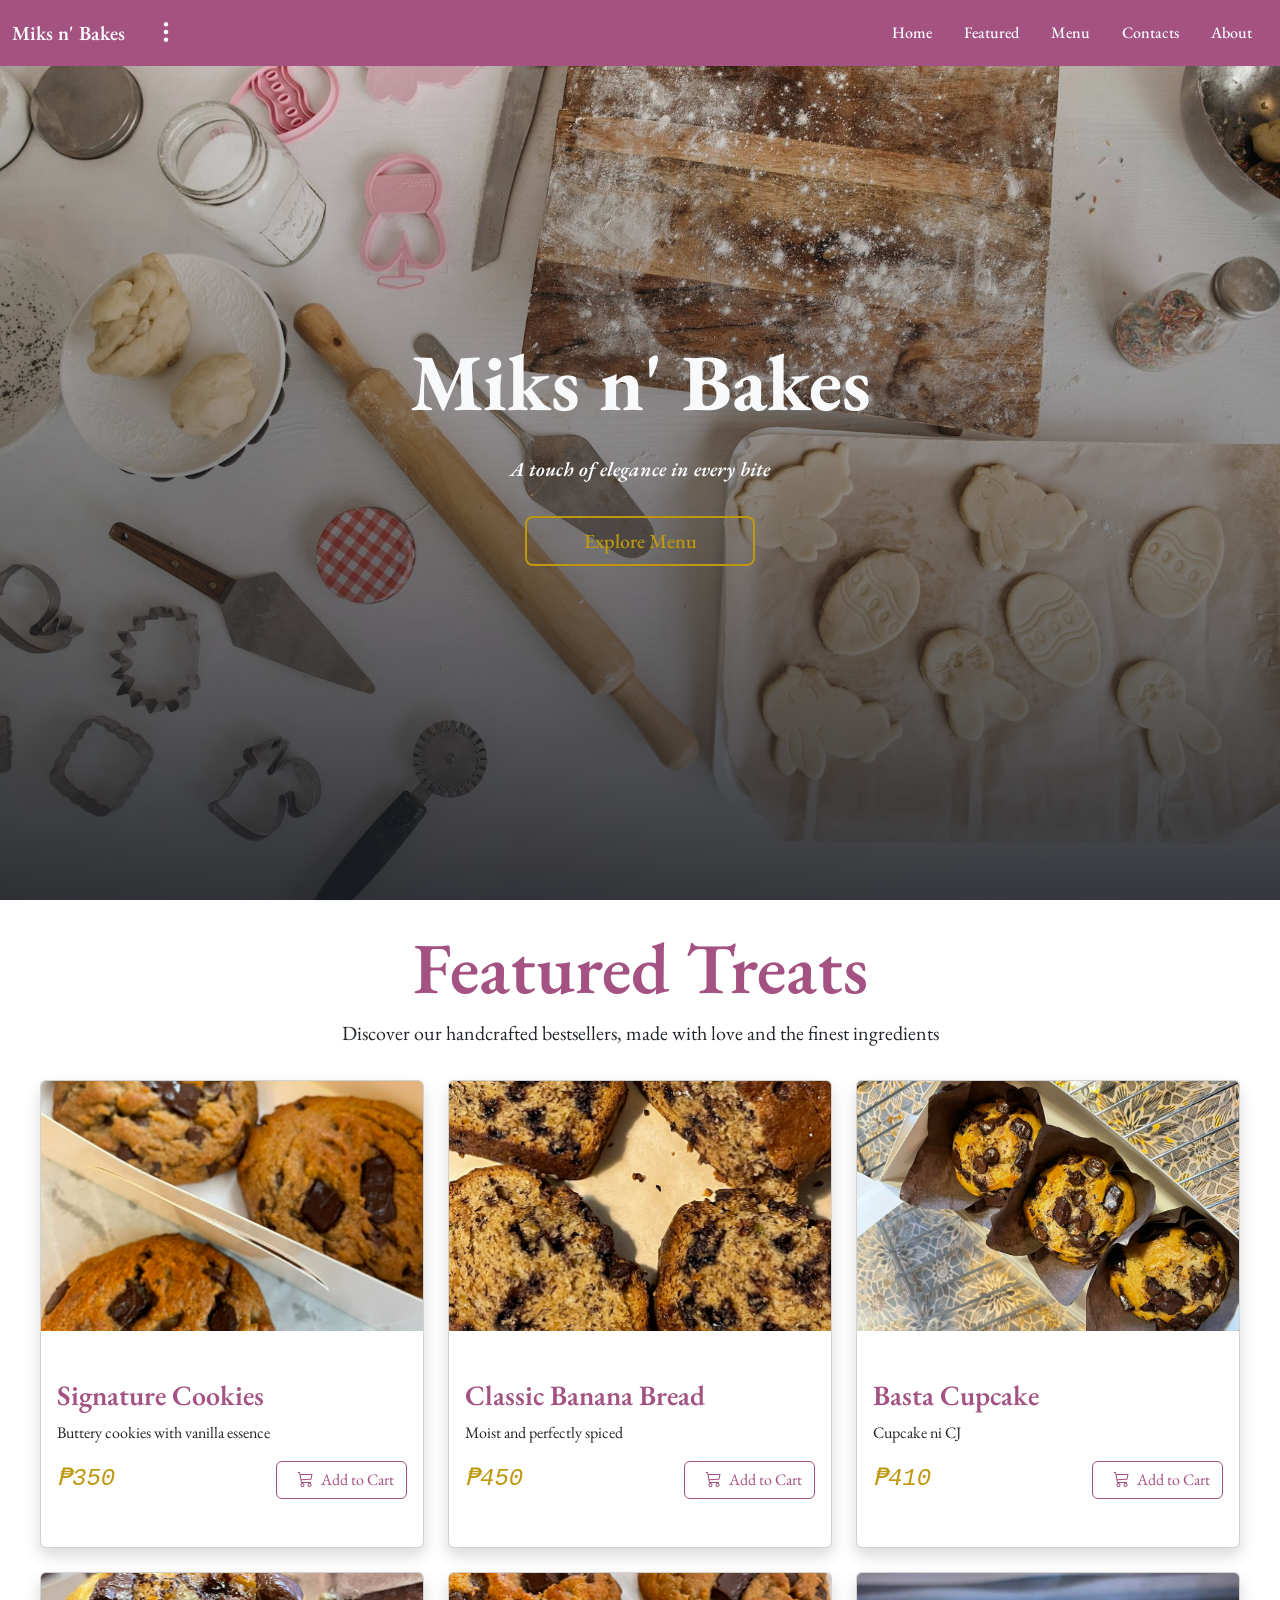
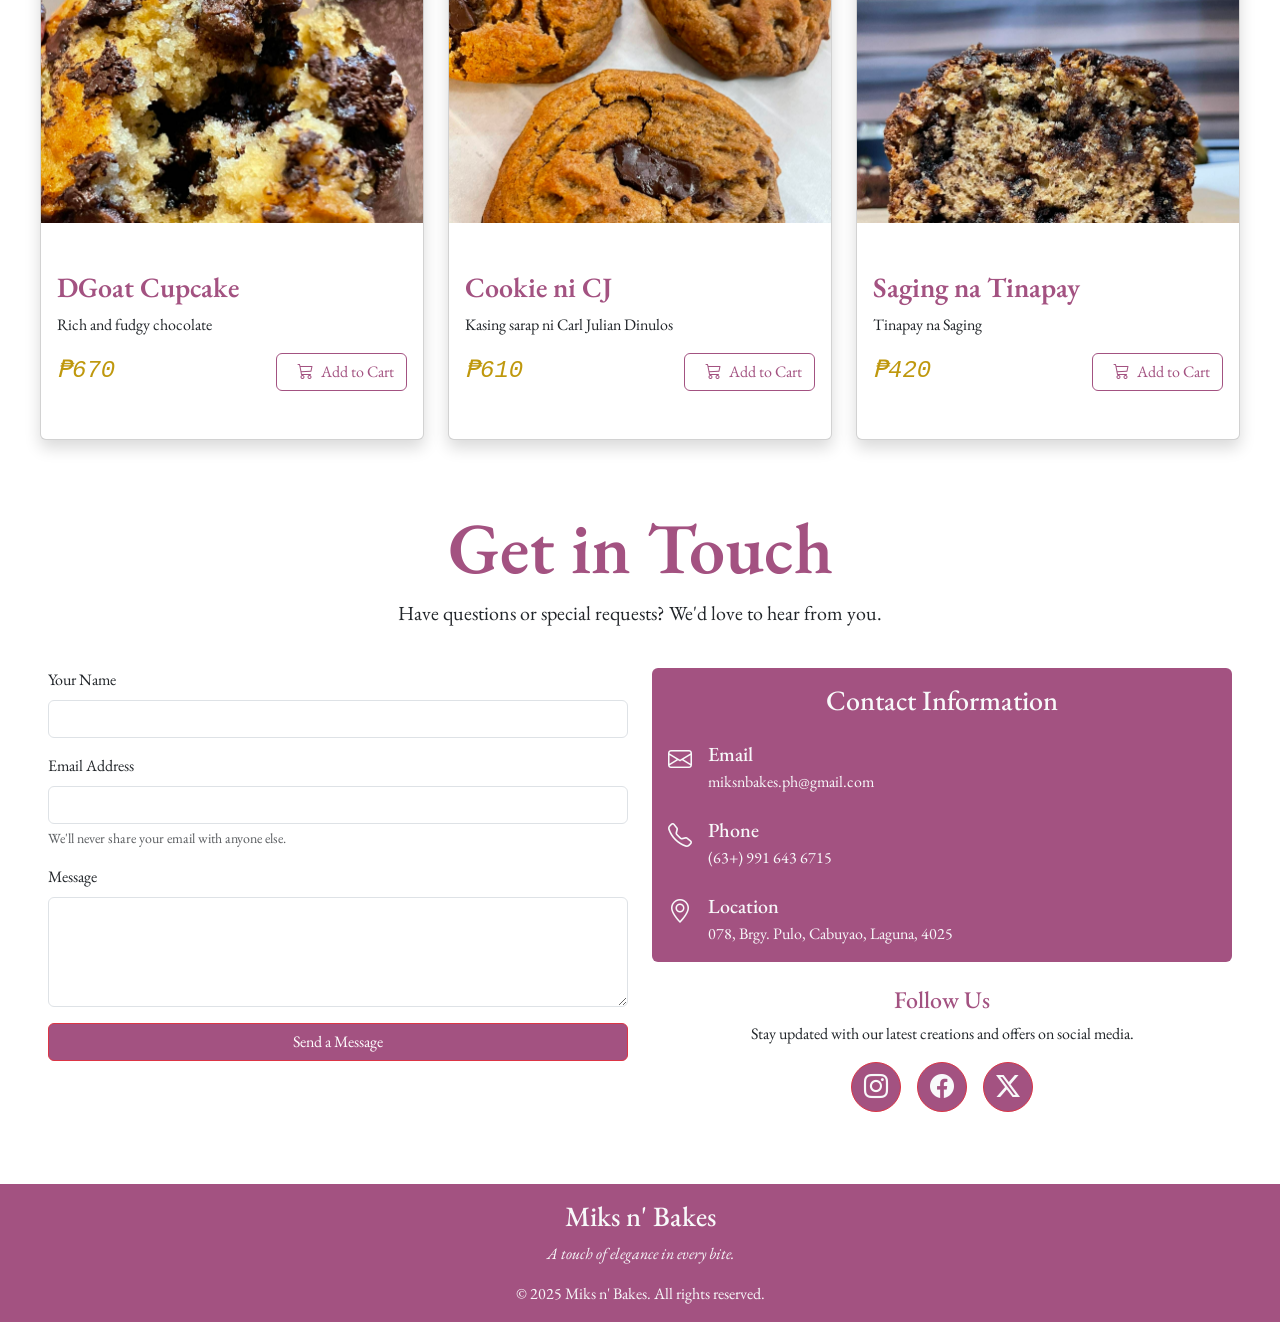
<file: index.html>
<!DOCTYPE html>
<html lang="en">

<head>
    <meta charset="UTF-8">
    <meta name="viewport" content="width=device-width, initial-scale=1.0">
    <link href="https://cdn.jsdelivr.net/npm/bootstrap@5.3.8/dist/css/bootstrap.min.css" rel="stylesheet"
        integrity="sha384-sRIl4kxILFvY47J16cr9ZwB07vP4J8+LH7qKQnuqkuIAvNWLzeN8tE5YBujZqJLB" crossorigin="anonymous">
    <link rel="stylesheet" href="https://cdn.jsdelivr.net/npm/bootstrap-icons@1.13.1/font/bootstrap-icons.min.css">
    <link rel="stylesheet" href="styles.css">
    <script src="script.js"></script>
    <title>Miks N' Bakes</title>
    <link rel="icon" type="image/x-icon" href="assets/logo.svg">
</head>

<body>
    <nav class="navbar navbar-dark navbar-expand-lg bg-danger fixed-top">
        <div class="container-fluid">
            <a class="navbar-brand text-light fw-semibold">Miks n' Bakes</a>

            <div class="dropdown ms-auto">
                <button class="btn btn-link text-light" type="button" id="dropdownIcons" data-bs-toggle="dropdown"
                    aria-expanded="false" data-bs-auto-close="outside">
                    <i class="bi bi-three-dots-vertical fs-4"></i>
                </button>

                <ul class="dropdown-menu dropdown-menu-end bg-danger" aria-labelledby="dropdownIcons">

                    <a href="pages/cart.html" class="dropdown-item text-light">
                        <i class="bi bi-cart3 me-2"></i> Cart
                    </a>

                    <a href="pages/user-profile.html" class="dropdown-item text-light">
                        <i class="bi bi-person-circle me-2"></i> Profile
                    </a>

                    <a tabindex="0" type="button" class="dropdown-item text-light" data-bs-toggle="popover"
                        data-bs-trigger="focus" data-bs-placement="bottom" data-bs-custom-class="notif"
                        data-bs-title="Notifications" data-bs-content="No new notifications.">
                        <i class="bi bi-bell me-2"></i> Notifications
                    </a>

                </ul>
            </div>

            <button class="navbar-toggler" type="button" data-bs-toggle="offcanvas" data-bs-target="#offcanvasNavbar"
                aria-controls="offcanvasNavbar" aria-label="Toggle navigation">
                <span class="navbar-toggler-icon"></span>
            </button>

            <div class="offcanvas offcanvas-end bg-danger" tabindex="-1" id="offcanvasNavbar"
                aria-labelledby="offcanvasNavbarLabel">

                <div class="offcanvas-header">
                    <button type="button" class="btn-close" data-bs-dismiss="offcanvas" aria-label="Close"></button>
                </div>

                <div class="offcanvas-body">
                    <ul class="navbar-nav ms-auto fw-medium">
                        <button type="button" class="btn btn-link nav-link" data-bs-dismiss="offcanvas">
                            <a href="#home" class="text-light text-decoration-none p-2">Home</a>
                        </button>
                        <button type="button" class="btn btn-link nav-link" data-bs-dismiss="offcanvas">
                            <a href="#featured" class="text-light text-decoration-none p-2">Featured</a>
                        </button>
                        <button type="button" class="btn btn-link nav-link" data-bs-dismiss="offcanvas">
                            <a href="pages/menu.html" class="text-light text-decoration-none p-2">Menu</a>
                        </button>
                        <button type="button" class="btn btn-link nav-link" data-bs-dismiss="offcanvas">
                            <a href="#contacts" class="text-light text-decoration-none p-2">Contacts</a>
                        </button>
                        <button type="button" class="btn btn-link nav-link" data-bs-dismiss="offcanvas">
                            <a href="pages/about.html" class="text-light text-decoration-none p-2">About</a>
                        </button>
                    </ul>
                </div>

            </div>
        </div>
    </nav>

    <main>
        <div id="home" class="container-fluid mt-auto d-flex justify-content-center align-items-center" style="background-image: linear-gradient(#1A1D2300, #1A1D23DD), url('assets/home-hero-img.webp');
            background-size: cover; 
            background-position: center; 
            height: 100vh;">

            <div class="hero-body">
                <h1 class="display-1 text-center text-light fw-bold">Miks n' Bakes</h1>
                <p class="lead text-center text-light fst-italic fw-semibold py-3">
                    A touch of elegance in every bite
                </p>
                <a class="btn btn-outline-warning btn-lg border-2 fw-medium d-flex justify-content-center text-light w-50 mx-auto p-2"
                    href="pages/menu.html">
                    Explore Menu
                </a>
            </div>

        </div>

        <div id="featured" class="container-fluid p-4">

            <h1 class="display-2 text-center text-danger fw-semibold">Featured Treats</h1>

            <p class="lead text-center">
                Discover our handcrafted bestsellers, made with love and the finest ingredients
            </p>

            <div class="row row-cols-1 row-cols-md-3 g-4 p-3">

                <div class="col">
                    <div class="card h-100 shadow">
                        <img src="assets/cookie/cookie-1.webp" class="card-img-top"
                            style="height: 250px; object-fit:cover" alt="signature cookies">

                        <div class="card-body d-flex flex-column py-5">
                            <h5 class="card-title fs-3 text-danger fw-semibold">Signature Cookies</h5>
                            <p class="card-text">Buttery cookies with vanilla essence</p>

                            <div class="mt-auto d-flex justify-content-between gap-2 flex-wrap">
                                <div class="d-flex text-danger-emphasis font-monospace fst-italic fw-medium fs-4">₱350</div>

                                <a class="btn btn-outline-danger btn-md d-flex" href="pages/cart.html">
                                <i class="bi bi-cart3 px-2"></i>Add to Cart</a>
                            </div>
                        </div>
                    </div>
                </div>

                <div class="col">
                    <div class="card h-100 shadow">
                        <img src="assets/bread/banana_bread-1.webp" class="card-img-top"
                            style="height: 250px; object-fit:cover" alt="classic banana bread">

                        <div class="card-body d-flex flex-column py-5">
                            <h5 class="card-title fs-3 text-danger fw-semibold">Classic Banana Bread</h5>
                            <p class="card-text">Moist and perfectly spiced</p>

                            <div class="mt-auto d-flex justify-content-between gap-2 flex-wrap">
                                <div class="d-flex text-danger-emphasis font-monospace fst-italic fw-medium fs-4">₱450</div>
                                <a class="btn btn-outline-danger btn-md d-flex" href="pages/cart.html">
                                    <i class="bi bi-cart3 px-2"></i>Add to Cart</a>
                            </div>
                        </div>
                    </div>
                </div>

                <div class="col">
                    <div class="card h-100 shadow">
                        <img src="assets/cupcake/cupcake-1.webp" class="card-img-top"
                            style="height: 250px; object-fit:cover" alt="basta cupcake">

                        <div class="card-body d-flex flex-column py-5">
                            <h5 class="card-title fs-3 text-danger fw-semibold">Basta Cupcake</h5>
                            <p class="card-text">Cupcake ni CJ</p>

                            <div class="mt-auto d-flex justify-content-between gap-2 flex-wrap">
                                <div class="d-flex text-danger-emphasis font-monospace fst-italic fw-medium fs-4">₱410</div>
                                <a class="btn btn-outline-danger btn-md d-flex" href="pages/cart.html">
                                    <i class="bi bi-cart3 px-2"></i>Add to Cart</a>
                            </div>
                        </div>
                    </div>
                </div>

                <div class="col">
                    <div class="card h-100 shadow">
                        <img src="assets/cupcake/cupcake-2.webp" class="card-img-top"
                            style="height: 250px; object-fit:cover" alt="dgoat cupcake">

                        <div class="card-body d-flex flex-column py-5">
                            <h5 class="card-title fs-3 text-danger fw-semibold">DGoat Cupcake</h5>
                            <p class="card-text">Rich and fudgy chocolate</p>

                            <div class="mt-auto d-flex justify-content-between gap-2 flex-wrap">
                                <div class="d-flex text-danger-emphasis font-monospace fst-italic fw-medium fs-4">₱670</div>
                                <a class="btn btn-outline-danger btn-md d-flex" href="pages/cart.html">
                                    <i class="bi bi-cart3 px-2"></i>Add to Cart</a>
                            </div>
                        </div>
                    </div>
                </div>

                <div class="col">
                    <div class="card h-100 shadow">
                        <img src="assets/cookie/cookie-3.webp" class="card-img-top"
                            style="height: 250px; object-fit:cover" alt="cookie ni cj">
                        
                        <div class="card-body d-flex flex-column py-5">
                            <h5 class="card-title fs-3 text-danger fw-semibold">Cookie ni CJ</h5>
                            <p class="card-text">Kasing sarap ni Carl Julian Dinulos</p>

                            <div class="mt-auto d-flex justify-content-between gap-2 flex-wrap">
                                <div class="d-flex text-danger-emphasis font-monospace fst-italic fw-medium fs-4">₱610</div>
                                <a class="btn btn-outline-danger btn-md d-flex" href="pages/cart.html">
                                    <i class="bi bi-cart3 px-2"></i>Add to Cart</a>
                            </div>
                        </div>
                    </div>
                </div>

                <div class="col">
                    <div class="card h-100 shadow">
                        <img src="assets/bread/banana_bread-2.webp" class="card-img-top"
                            style="height: 250px; object-fit:cover" alt="saging na tinapay">

                        <div class="card-body d-flex flex-column py-5">
                            <h5 class="card-title fs-3 text-danger fw-semibold">Saging na Tinapay</h5>
                            <p class="card-text">Tinapay na Saging</p>

                            <div class="mt-auto d-flex justify-content-between gap-2 flex-wrap">
                                <div class="d-flex text-danger-emphasis font-monospace fst-italic fw-medium fs-4">₱420</div>
                                <a class="btn btn-outline-danger btn-md d-flex" href="pages/cart.html">
                                    <i class="bi bi-cart3 px-2"></i>Add to Cart</a>
                            </div>
                        </div>
                    </div>
                </div>

            </div>
        </div>

        <div id="contacts" class="container-fluid p-4">
            <h1 class="display-2 text-center text-danger fw-semibold">Get in Touch</h1>
            <p class="lead text-center">
                Have questions or special requests? We'd love to hear from you.
            </p>

            <div class="row g-4 p-4">
                <div class="col-12 col-lg-6">

                    <form class="w-100" id="contactForm">

                        <div class="mb-3">
                            <label for="username" class="form-label">Your Name</label>
                            <input type="text" class="form-control" id="username" required>
                        </div>

                        <div class="mb-3">
                            <label for="emailAddress" class="form-label">Email Address</label>
                            <input type="email" class="form-control" id="emailAddress" required>
                            <div id="emailHelp" class="form-text">We'll never share your email with anyone else.</div>
                        </div>

                        <div class="mb-3">
                            <label for="message" class="form-label">Message</label>
                            <textarea name="message" class="form-control" rows="4" required></textarea>
                        </div>
                        
                        <button type="submit" class="btn btn-danger w-100">Send a Message</button>
                    
                    </form>
                </div>

                <div class="col-12 col-lg-6">
                    <div class="p-3 bg-danger text-light rounded">
                        <h4 class="fs-3 text-light text-center text-break fw-medium">Contact Information</h4>

                        <div class="mt-4 d-flex gap-3">
                            <i class="bi bi-envelope fs-4"></i>
                            <div class="text-break w-100">
                                <h5 class="mb-1">Email</h5>
                                <p class="mb-0">miksnbakes.ph@gmail.com</p>
                            </div>
                        </div>

                        <div class="mt-4 d-flex gap-3">
                            <i class="bi bi-telephone fs-4"></i>
                            <div class="text-break w-100">
                                <h5 class="mb-1">Phone</h5>
                                <p class="mb-0">(63+) 991 643 6715</p>
                            </div>
                        </div>

                        <div class="mt-4 d-flex gap-3">
                            <i class="bi bi-geo-alt fs-4"></i>
                            <div class="text-break w-100">
                                <h5 class="mb-1">Location</h5>
                                <p class="mb-0">078, Brgy. Pulo, Cabuyao, Laguna, 4025</p>
                            </div>
                        </div>
                    </div>

                    <div class="p-4">
                        <div class="text-center">
                            <h4 class="text-danger fw-medium">Follow Us</h4>
                            <p>Stay updated with our latest creations and offers on social media.</p>
                        </div>

                        <div class="d-flex flex-row justify-content-center gap-3">
                            <button type="button" class="btn btn-danger rounded-circle"
                                style="width: 50px; height: 50px;">
                                <a class="text-light" href="https://www.instagram.com/miksnbakes.ph/">
                                    <i class="bi bi-instagram fs-4"></i>
                                </a>
                            </button>

                            <button type="button" class="btn btn-danger rounded-circle"
                                style="width: 50px; height: 50px;">
                                <a class="text-light" href="https://www.facebook.com/carljulian.dinulos.9">
                                    <i class="bi bi-facebook fs-4"></i>
                                </a>
                            </button>

                            <button type="button" class="btn btn-danger rounded-circle"
                                style="width: 50px; height: 50px;" href>
                                <a class="text-light" href="https://www.facebook.com/carljulian.dinulos.9">
                                    <i class="bi bi-twitter-x fs-4"></i>
                                </a>
                            </button>
                        </div>
                    </div>
                </div>
            </div>
    </main>

    <footer class="bg-danger p-3">
        <div class="container-fluid">
            <div class="text-light text-center">

                <h3>Miks n' Bakes</h3>
                <p class="fst-italic">A touch of elegance in every bite.</p>
                <p class="mt-3 mb-0">&copy; 2025 Miks n' Bakes. All rights reserved.</p>
            
            </div>
        </div>
    </footer>

    <script src="https://cdn.jsdelivr.net/npm/bootstrap@5.3.8/dist/js/bootstrap.bundle.min.js"
        integrity="sha384-FKyoEForCGlyvwx9Hj09JcYn3nv7wiPVlz7YYwJrWVcXK/BmnVDxM+D2scQbITxI"
        crossorigin="anonymous"></script>
</body>

</html>
</file>
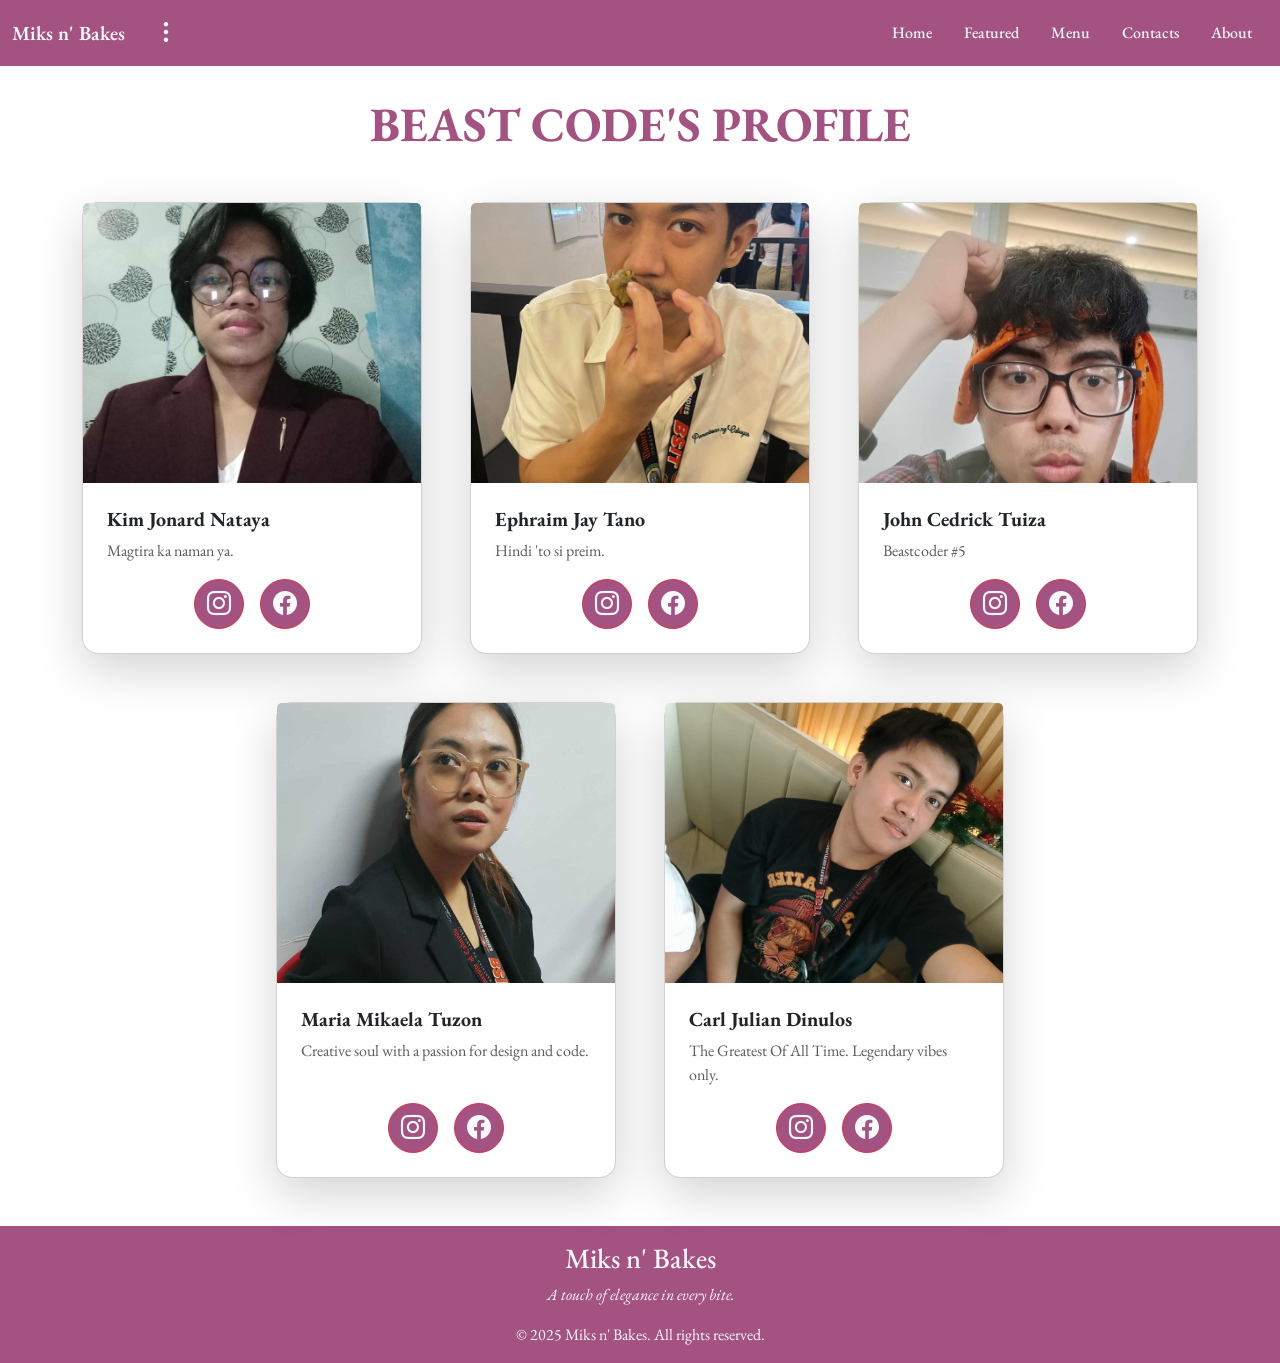
<file: pages/about.html>
<!DOCTYPE html>
<html lang="en">

<head>
    <meta charset="UTF-8">
    <meta name="viewport" content="width=device-width, initial-scale=1.0">
    <link href="https://cdn.jsdelivr.net/npm/bootstrap@5.3.8/dist/css/bootstrap.min.css" rel="stylesheet"
        integrity="sha384-sRIl4kxILFvY47J16cr9ZwB07vP4J8+LH7qKQnuqkuIAvNWLzeN8tE5YBujZqJLB" crossorigin="anonymous">
    <link rel="stylesheet" href="https://cdn.jsdelivr.net/npm/bootstrap-icons@1.13.1/font/bootstrap-icons.min.css">
    <link rel="stylesheet" href="../styles.css">
    <script src="../script.js"></script>
    <title>Miks N' Bakes</title>    
    <link rel="icon" type="image/x-icon" href="../assets/logo.svg">
</head>

<body>
    <nav class="navbar navbar-dark navbar-expand-lg bg-danger fixed-top">
        <div class="container-fluid">
            <a class="navbar-brand text-light fw-semibold">Miks n' Bakes</a>

            <div class="dropdown ms-auto">
                <button class="btn btn-link text-light" type="button" id="dropdownIcons" data-bs-toggle="dropdown"
                    aria-expanded="false" data-bs-auto-close="outside">
                    <i class="bi bi-three-dots-vertical fs-4"></i>
                </button>

                <ul class="dropdown-menu dropdown-menu-end bg-danger" aria-labelledby="dropdownIcons">

                    <a href="cart.html" class="dropdown-item text-light">
                        <i class="bi bi-cart3 me-2"></i> Cart
                    </a>

                    <a href="user-profile.html" class="dropdown-item text-light">
                        <i class="bi bi-person-circle me-2"></i> Profile
                    </a>

                    <a tabindex="0" type="button" class="dropdown-item text-light" data-bs-toggle="popover"
                        data-bs-trigger="focus" data-bs-placement="bottom" data-bs-custom-class="notif"
                        data-bs-title="Notifications" data-bs-content="No new notifications.">
                        <i class="bi bi-bell me-2"></i> Notifications
                    </a>

                </ul>
            </div>

            <button class="navbar-toggler" type="button" data-bs-toggle="offcanvas" data-bs-target="#offcanvasNavbar"
                aria-controls="offcanvasNavbar" aria-label="Toggle navigation">
                <span class="navbar-toggler-icon"></span>
            </button>
            <div class="offcanvas offcanvas-end bg-danger" tabindex="-1" id="offcanvasNavbar"
                aria-labelledby="offcanvasNavbarLabel">
                <div class="offcanvas-header">
                    <button type="button" class="btn-close" data-bs-dismiss="offcanvas" aria-label="Close"></button>
                </div>
                <div class="offcanvas-body">
                    <ul class="navbar-nav ms-auto fw-medium">
                        <button type="button" class="btn btn-link nav-link" data-bs-dismiss="offcanvas">
                            <a href="../index.html#home" class="text-light text-decoration-none p-2">Home</a>
                        </button>
                        <button type="button" class="btn btn-link nav-link" data-bs-dismiss="offcanvas">
                            <a href="../index.html#featured" class="text-light text-decoration-none p-2">Featured</a>
                        </button>
                        <button type="button" class="btn btn-link nav-link" data-bs-dismiss="offcanvas">
                            <a href="menu.html" class="text-light text-decoration-none p-2">Menu</a>
                        </button>
                        <button type="button" class="btn btn-link nav-link" data-bs-dismiss="offcanvas">
                            <a href="../index.html#contacts" class="text-light text-decoration-none p-2">Contacts</a>
                        </button>
                        <button type="button" class="btn btn-link nav-link" data-bs-dismiss="offcanvas">
                            <a href="about.html" class="text-light text-decoration-none p-2">About</a>
                        </button>
                    </ul>
                </div>
            </div>
        </div>
    </nav>

    <main>
        <div class="pt-5">
            <div class="container py-5">
                <h2 class="display-5 text-center fw-bold mb-5 text-danger">BEAST CODE'S PROFILE</h2>

                <div class="row row-cols-1 row-cols-md-2 row-cols-lg-3 g-4 g-lg-5 justify-content-center">
                    <div class="col">
                        <div class="card h-100 shadow-lg" style="border-radius: 16px;">
                            <img src="../assets/beastcoders/kimmy.jpg" class="card-img-top"
                                style="height: 280px; object-fit: cover;" alt="Kim Jonard Nataya">
                            <div class="card-body d-flex flex-column p-4">
                                <h5 class="card-title fw-bold">Kim Jonard Nataya</h5>
                                <p class="card-text text-muted flex-grow-1">
                                    Magtira ka naman ya.
                                </p>
                                <div class="d-flex flex-row justify-content-center gap-3">
                                    <button type="button" class="btn btn-danger rounded-circle"
                                        style="width: 50px; height: 50px;">
                                        <a class="text-light" href="https://www.instagram.com/kmjnrdny/">
                                            <i class="bi bi-instagram fs-4"></i>
                                        </a>
                                    </button>

                                    <button type="button" class="btn btn-danger rounded-circle"
                                        style="width: 50px; height: 50px;">
                                        <a class="text-light" href="https://www.facebook.com/nataya.kim.9">
                                            <i class="bi bi-facebook fs-4"></i>
                                        </a>
                                    </button>
                                </div>
                            </div>
                        </div>
                    </div>

                    <div class="col">
                        <div class="card h-100 shadow-lg" style="border-radius: 16px;">
                            <img src="../assets/beastcoders/tano.jpg" class="card-img-top"
                                style="height: 280px; object-fit: cover;" alt="Ephraim Jay Tano">
                            <div class="card-body d-flex flex-column p-4">
                                <h5 class="card-title fw-bold">Ephraim Jay Tano</h5>
                                <p class="card-text text-muted flex-grow-1">
                                    Hindi 'to si preim.
                                </p>
                                <div class="d-flex flex-row justify-content-center gap-3">
                                    <button type="button" class="btn btn-danger rounded-circle"
                                        style="width: 50px; height: 50px;">
                                        <a class="text-light" href="https://www.instagram.com/thisaintpreim/">
                                            <i class="bi bi-instagram fs-4"></i>
                                        </a>
                                    </button>

                                    <button type="button" class="btn btn-danger rounded-circle"
                                        style="width: 50px; height: 50px;">
                                        <a class="text-light" href="https://www.facebook.com/Hayheyyyy">
                                            <i class="bi bi-facebook fs-4"></i>
                                        </a>
                                    </button>
                                </div>
                            </div>
                        </div>
                    </div>

                    <div class="col">
                        <div class="card h-100 shadow-lg" style="border-radius: 16px;">
                            <img src="../assets/beastcoders/tuiza.jpg" class="card-img-top"
                                style="height: 280px; object-fit: cover;" alt="John Cedrick Tuiza">
                            <div class="card-body d-flex flex-column p-4">
                                <h5 class="card-title fw-bold">John Cedrick Tuiza</h5>
                                <p class="card-text text-muted flex-grow-1">
                                    Beastcoder #5
                                </p>
                                <div class="d-flex flex-row justify-content-center gap-3">
                                    <button type="button" class="btn btn-danger rounded-circle"
                                        style="width: 50px; height: 50px;">
                                        <a class="text-light" href="https://www.instagram.com/watuuuuced/">
                                            <i class="bi bi-instagram fs-4"></i>
                                        </a>
                                    </button>

                                    <button type="button" class="btn btn-danger rounded-circle"
                                        style="width: 50px; height: 50px;">
                                        <a class="text-light" href="https://www.facebook.com/CedrickTuiza.04">
                                            <i class="bi bi-facebook fs-4"></i>
                                        </a>
                                    </button>
                                </div>
                            </div>
                        </div>
                    </div>

                    <div class="col">
                        <div class="card h-100 shadow-lg" style="border-radius: 16px;">
                            <img src="../assets/beastcoders/mikabels.jpg" class="card-img-top"
                                style="height: 280px; object-fit: cover;" alt="Maria Mikaela Tuzon">
                            <div class="card-body d-flex flex-column p-4">
                                <h5 class="card-title fw-bold">Maria Mikaela Tuzon</h5>
                                <p class="card-text text-muted flex-grow-1">
                                    Creative soul with a passion for design and code.
                                </p>
                                <div class="d-flex flex-row justify-content-center gap-3">
                                    <button type="button" class="btn btn-danger rounded-circle"
                                        style="width: 50px; height: 50px;">
                                        <a class="text-light" href="https://www.instagram.com/mikaela_tuzon/">
                                            <i class="bi bi-instagram fs-4"></i>
                                        </a>
                                    </button>

                                    <button type="button" class="btn btn-danger rounded-circle"
                                        style="width: 50px; height: 50px;">
                                        <a class="text-light" href="https://www.facebook.com/mikaelatuzon11">
                                            <i class="bi bi-facebook fs-4"></i>
                                        </a>
                                    </button>
                                </div>
                            </div>
                        </div>
                    </div>

                    <div class="col">
                        <div class="card h-100 shadow-lg" style="border-radius: 16px;">
                            <img src="../assets/beastcoders/pogi.jpg" class="card-img-top"
                                style="height: 280px; object-fit: cover;" alt="Carl Julian Dinulos">
                            <div class="card-body d-flex flex-column p-4">
                                <h5 class="card-title fw-bold">Carl Julian Dinulos</h5>
                                <p class="card-text text-muted flex-grow-1">
                                    The Greatest Of All Time. Legendary vibes only.
                                </p>
                                <div class="d-flex flex-row justify-content-center gap-3">
                                    <button type="button" class="btn btn-danger rounded-circle"
                                        style="width: 50px; height: 50px;">
                                        <a class="text-light" href="https://www.instagram.com/carlj.ulian/">
                                            <i class="bi bi-instagram fs-4"></i>
                                        </a>
                                    </button>

                                    <button type="button" class="btn btn-danger rounded-circle"
                                        style="width: 50px; height: 50px;">
                                        <a class="text-light" href="https://www.facebook.com/carljulian.dinulos.9">
                                            <i class="bi bi-facebook fs-4"></i>
                                        </a>
                                    </button>
                                </div>
                            </div>
                        </div>
                    </div>
                </div>
            </div>
        </div>
    </main>

    <footer class="bg-danger p-3">
        <div class="container-fluid">
            <div class="text-light text-center">
                <h3>Miks n' Bakes</h3>
                <p class="fst-italic">A touch of elegance in every bite.</p>

                <p class="mt-3 mb-0">&copy; 2025 Miks n' Bakes. All rights reserved.</p>
            </div>
        </div>
    </footer>

    <script src="https://cdn.jsdelivr.net/npm/bootstrap@5.3.8/dist/js/bootstrap.bundle.min.js"
        integrity="sha384-FKyoEForCGlyvwx9Hj09JcYn3nv7wiPVlz7YYwJrWVcXK/BmnVDxM+D2scQbITxI"
        crossorigin="anonymous"></script>
</body>

</html>
</file>
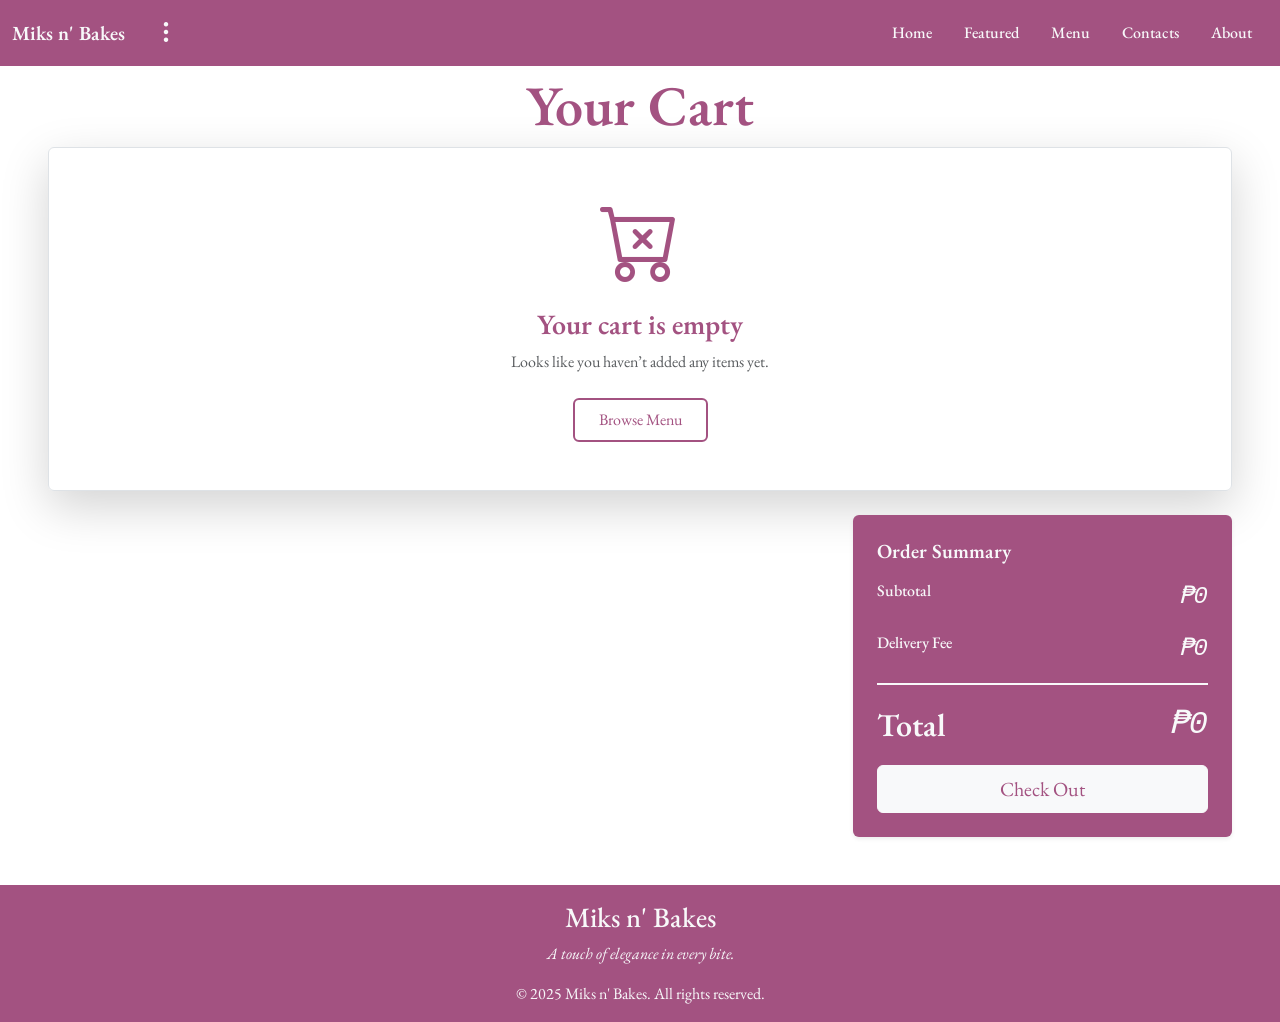
<file: pages/cart.html>
<!DOCTYPE html>
<html lang="en">

<head>
    <meta charset="UTF-8">
    <meta name="viewport" content="width=device-width, initial-scale=1.0">
    <link href="https://cdn.jsdelivr.net/npm/bootstrap@5.3.8/dist/css/bootstrap.min.css" rel="stylesheet"
        integrity="sha384-sRIl4kxILFvY47J16cr9ZwB07vP4J8+LH7qKQnuqkuIAvNWLzeN8tE5YBujZqJLB" crossorigin="anonymous">
    <link rel="stylesheet" href="https://cdn.jsdelivr.net/npm/bootstrap-icons@1.13.1/font/bootstrap-icons.min.css">
    <link rel="stylesheet" href="../styles.css">
    <script src="../script.js"></script>
    <title>Miks N' Bakes</title>
    <link rel="icon" type="image/x-icon" href="../assets/logo.svg">
</head>

<body>
    <nav class="navbar navbar-dark navbar-expand-lg bg-danger fixed-top">
        <div class="container-fluid">
            <a class="navbar-brand text-light fw-semibold">Miks n' Bakes</a>

            <div class="dropdown ms-auto">
                <button class="btn btn-link text-light" type="button" id="dropdownIcons" data-bs-toggle="dropdown"
                    aria-expanded="false" data-bs-auto-close="outside">
                    <i class="bi bi-three-dots-vertical fs-4"></i>
                </button>

                <ul class="dropdown-menu dropdown-menu-end bg-danger" aria-labelledby="dropdownIcons">

                    <a href="cart.html" class="dropdown-item text-light">
                        <i class="bi bi-cart3 me-2"></i> Cart
                    </a>

                    <a href="user-profile.html" class="dropdown-item text-light">
                        <i class="bi bi-person-circle me-2"></i> Profile
                    </a>

                    <a tabindex="0" type="button" class="dropdown-item text-light" data-bs-toggle="popover"
                        data-bs-trigger="focus" data-bs-placement="bottom" data-bs-custom-class="notif"
                        data-bs-title="Notifications" data-bs-content="No new notifications.">
                        <i class="bi bi-bell me-2"></i> Notifications
                    </a>

                </ul>
            </div>

            <button class="navbar-toggler" type="button" data-bs-toggle="offcanvas" data-bs-target="#offcanvasNavbar"
                aria-controls="offcanvasNavbar" aria-label="Toggle navigation">
                <span class="navbar-toggler-icon"></span>
            </button>
            <div class="offcanvas offcanvas-end bg-danger" tabindex="-1" id="offcanvasNavbar"
                aria-labelledby="offcanvasNavbarLabel">
                <div class="offcanvas-header">
                    <button type="button" class="btn-close" data-bs-dismiss="offcanvas" aria-label="Close"></button>
                </div>
                <div class="offcanvas-body">
                    <ul class="navbar-nav ms-auto fw-medium">
                        <button type="button" class="btn btn-link nav-link" data-bs-dismiss="offcanvas">
                            <a href="../index.html#home" class="text-light text-decoration-none p-2">Home</a>
                        </button>
                        <button type="button" class="btn btn-link nav-link" data-bs-dismiss="offcanvas">
                            <a href="../index.html#featured" class="text-light text-decoration-none p-2">Featured</a>
                        </button>
                        <button type="button" class="btn btn-link nav-link" data-bs-dismiss="offcanvas">
                            <a href="menu.html" class="text-light text-decoration-none p-2">Menu</a>
                        </button>
                        <button type="button" class="btn btn-link nav-link" data-bs-dismiss="offcanvas">
                            <a href="../index.html#contacts" class="text-light text-decoration-none p-2">Contacts</a>
                        </button>
                        <button type="button" class="btn btn-link nav-link" data-bs-dismiss="offcanvas">
                            <a href="about.html" class="text-light text-decoration-none p-2">About</a>
                        </button>
                    </ul>
                </div>
            </div>
        </div>
    </nav>

    <main>
        <div class="container-fluid p-5 mt-4">
            <h1 class="display-4 text-danger fw-semibold text-center">
                Your Cart
            </h1>

            <div class="border text-center text-danger rounded py-5 shadow-lg">
                <i class="bi bi-cart-x display-1 "></i>
                <h3 class="mt-3 fw-semibold">Your cart is empty</h3>
                <p class="text-muted">Looks like you haven’t added any items yet.</p>
                <a href="menu.html" class="btn btn-outline-danger border-2 px-4 py-2 mt-2">Browse Menu</a>
            </div>

            <div class="row justify-content-end mt-4">
                <div class="col-md-4">
                    <div class="rounded p-4 shadow-sm bg-danger text-light">
                        <h5 class="fw-semibold mb-3">Order Summary</h5>

                        <div class="d-flex justify-content-between mb-3">
                            <span class="fw-medium">Subtotal</span>
                            <span class="font-monospace fst-italic fw-medium fs-4">₱0</span>
                        </div>

                        <div class="d-flex justify-content-between mb-3">
                            <span class="fw-medium">Delivery Fee</span>
                            <span class="font-monospace fst-italic fw-medium fs-4">₱0</span>
                        </div>

                        <hr class="border border-light opacity-100">

                        <div class="d-flex justify-content-between mb-3 fs-2">
                            <span class="fw-semibold">Total</span>
                            <span class="font-monospace fst-italic fw-medium">₱0</span>
                        </div>

                        <a class="btn btn-light text-danger w-100 p-2 fs-5" href="checkout.html">
                            Check Out
                        </a>
                    </div>
                </div>
            </div>
        </div>
    </main>

    <footer class="bg-danger p-3">
        <div class="container-fluid">
            <div class="text-light text-center">
                <h3>Miks n' Bakes</h3>
                <p class="fst-italic">A touch of elegance in every bite.</p>

                <p class="mt-3 mb-0">&copy; 2025 Miks n' Bakes. All rights reserved.</p>
            </div>
        </div>
    </footer>

    <script src="https://cdn.jsdelivr.net/npm/bootstrap@5.3.8/dist/js/bootstrap.bundle.min.js"
        integrity="sha384-FKyoEForCGlyvwx9Hj09JcYn3nv7wiPVlz7YYwJrWVcXK/BmnVDxM+D2scQbITxI"
        crossorigin="anonymous"></script>
</body>

</html>
</file>
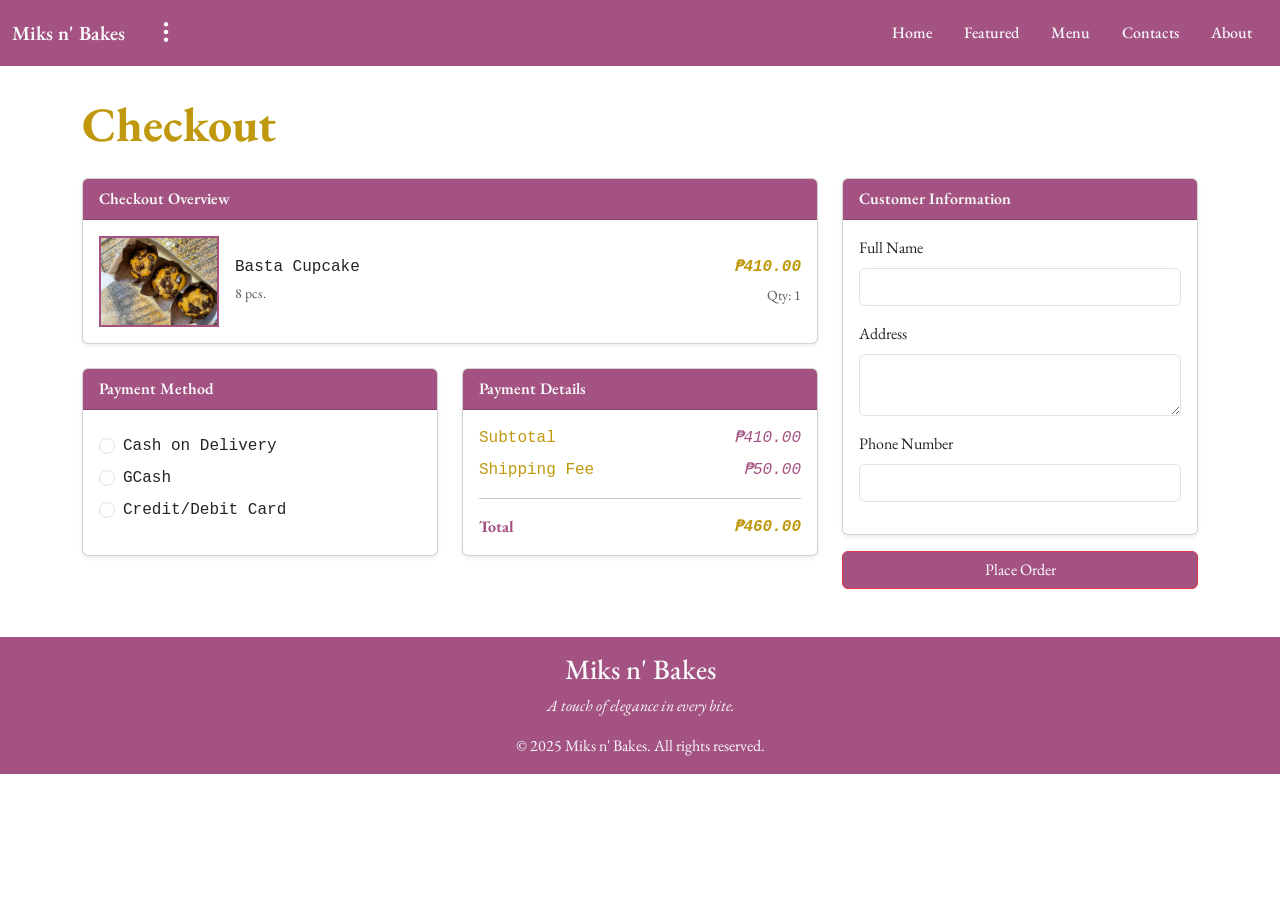
<file: pages/checkout.html>
<!DOCTYPE html>
<html lang="en">

<head>
    <meta charset="UTF-8">
    <meta name="viewport" content="width=device-width, initial-scale=1.0">
    <link href="https://cdn.jsdelivr.net/npm/bootstrap@5.3.8/dist/css/bootstrap.min.css" rel="stylesheet"
        integrity="sha384-sRIl4kxILFvY47J16cr9ZwB07vP4J8+LH7qKQnuqkuIAvNWLzeN8tE5YBujZqJLB" crossorigin="anonymous">
    <link rel="stylesheet" href="https://cdn.jsdelivr.net/npm/bootstrap-icons@1.13.1/font/bootstrap-icons.min.css">
    <link rel="stylesheet" href="../styles.css">
    <script src="../script.js"></script>
    <title>Miks N' Bakes</title>
    <link rel="icon" type="image/x-icon" href="../assets/logo.svg">
</head>

<body>
    <nav class="navbar navbar-dark navbar-expand-lg bg-danger fixed-top">
        <div class="container-fluid">
            <a class="navbar-brand text-light fw-semibold">Miks n' Bakes</a>

            <div class="dropdown ms-auto">
                <button class="btn btn-link text-light" type="button" id="dropdownIcons" data-bs-toggle="dropdown"
                    aria-expanded="false" data-bs-auto-close="outside">
                    <i class="bi bi-three-dots-vertical fs-4"></i>
                </button>

                <ul class="dropdown-menu dropdown-menu-end bg-danger" aria-labelledby="dropdownIcons">

                    <a href="cart.html" class="dropdown-item text-light">
                        <i class="bi bi-cart3 me-2"></i> Cart
                    </a>

                    <a href="user-profile.html" class="dropdown-item text-light">
                        <i class="bi bi-person-circle me-2"></i> Profile
                    </a>

                    <a tabindex="0" type="button" class="dropdown-item text-light" data-bs-toggle="popover"
                        data-bs-trigger="focus" data-bs-placement="bottom" data-bs-custom-class="notif"
                        data-bs-title="Notifications" data-bs-content="No new notifications.">
                        <i class="bi bi-bell me-2"></i> Notifications
                    </a>

                </ul>
            </div>

            <button class="navbar-toggler" type="button" data-bs-toggle="offcanvas" data-bs-target="#offcanvasNavbar"
                aria-controls="offcanvasNavbar" aria-label="Toggle navigation">
                <span class="navbar-toggler-icon"></span>
            </button>
            <div class="offcanvas offcanvas-end bg-danger" tabindex="-1" id="offcanvasNavbar"
                aria-labelledby="offcanvasNavbarLabel">
                <div class="offcanvas-header">
                    <button type="button" class="btn-close" data-bs-dismiss="offcanvas" aria-label="Close"></button>
                </div>
                <div class="offcanvas-body">
                    <ul class="navbar-nav ms-auto fw-medium">
                        <button type="button" class="btn btn-link nav-link" data-bs-dismiss="offcanvas">
                            <a href="../index.html#home" class="text-light text-decoration-none p-2">Home</a>
                        </button>
                        <button type="button" class="btn btn-link nav-link" data-bs-dismiss="offcanvas">
                            <a href="../index.html#featured" class="text-light text-decoration-none p-2">Featured</a>
                        </button>
                        <button type="button" class="btn btn-link nav-link" data-bs-dismiss="offcanvas">
                            <a href="menu.html" class="text-light text-decoration-none p-2">Menu</a>
                        </button>
                        <button type="button" class="btn btn-link nav-link" data-bs-dismiss="offcanvas">
                            <a href="../index.html#contacts" class="text-light text-decoration-none p-2">Contacts</a>
                        </button>
                        <button type="button" class="btn btn-link nav-link" data-bs-dismiss="offcanvas">
                            <a href="about.html" class="text-light text-decoration-none p-2">About</a>
                        </button>
                    </ul>
                </div>
            </div>
        </div>
    </nav>

    <main class="container py-5 mt-5">
        <h1 class="display-5 fw-bold text-danger-emphasis text-center text-sm-start mb-4">Checkout</h1>

        <div class="row g-4">
            <div class="col">

                <div class="card shadow-sm mb-4">

                    <div class="card-header bg-danger text-light fw-semibold">
                        Checkout Overview
                    </div>

                    <div class="card-body">
                        <div class="d-flex align-items-center">
                            <img src="../assets/cupcake/cupcake-1.webp"
                                class="img-fluid me-3 border border-danger border-2"
                                style="width:120px; object-fit: cover;" alt="basta cupcake">
                            <div class="flex-fill">
                                <h6 class="mb-1 font-monospace">Basta Cupcake</h6>
                                <small class="text-muted">8 pcs.</small>
                            </div>
                            <div class="text-end">
                                <p class="mb-1 fw-semibold text-danger-emphasis font-monospace fst-italic">₱410.00</p>
                                <small class="text-muted">Qty: 1</small>
                            </div>
                        </div>
                    </div>
                </div>

                <div class="row g-4">
                    <div class="col">

                        <div class="card shadow-sm h-100">
                            <div class="card-header bg-danger text-light fw-semibold">
                                Payment Method
                            </div>

                            <div class="card-body d-flex flex-column justify-content-center font-monospace">
                                <div class="form-check mb-2">
                                    <input class="form-check-input" type="radio" name="paymentMethod" id="cod"
                                        value="Cash on Delivery" required>
                                    <label class="form-check-label" for="cod">
                                        Cash on Delivery
                                    </label>
                                </div>
                                <div class="form-check mb-2">
                                    <input class="form-check-input" type="radio" name="paymentMethod" id="gcash"
                                        value="GCash" required>
                                    <label class="form-check-label" for="gcash">
                                        GCash
                                    </label>
                                </div>
                                <div class="form-check mb-2">
                                    <input class="form-check-input" type="radio" name="paymentMethod" id="card"
                                        value="Credit/Debit Card" required>
                                    <label class="form-check-label" for="card">
                                        Credit/Debit Card
                                    </label>
                                </div>
                            </div>

                        </div>
                    </div>

                    <div class="col-md-6">
                        <div class="card shadow-sm h-100">
                            <div class="card-header bg-danger text-light fw-semibold">
                                Payment Details
                            </div>

                            <div class="card-body">
                                <div class="d-flex justify-content-between mb-2">
                                    <span class="text-danger-emphasis font-monospace">Subtotal</span>
                                    <span class="text-danger font-monospace fst-italic">₱410.00</span>
                                </div>
                                <div class="d-flex justify-content-between mb-2">
                                    <span class="text-danger-emphasis font-monospace">Shipping Fee</span>
                                    <span class="text-danger font-monospace fst-italic">₱50.00</span>
                                </div>
                                <hr>
                                <div class="d-flex justify-content-between fw-bold">
                                    <span class="text-danger">Total</span>
                                    <span class="text-danger-emphasis font-monospace fst-italic">₱460.00</span>
                                </div>
                            </div>
                        </div>
                    </div>
                </div>
            </div>

            <div class="col-lg-4">
                <div class="card shadow-sm mb-3">
                    <div class="card-header bg-danger text-light fw-semibold">
                        Customer Information
                    </div>

                    <div class="card-body">
                        <form id="checkoutForm">

                            <div class="mb-3">
                                <label class="form-label">Full Name</label>
                                <input type="text" class="form-control" required>
                            </div>

                            <div class="mb-3">
                                <label class="form-label">Address</label>
                                <textarea class="form-control" rows="2" required></textarea>
                            </div>

                            <div class="mb-3">
                                <label class="form-label">Phone Number</label>
                                <input type="tel" class="form-control" required>
                            </div>

                        </form>
                    </div>
                </div>

                <button type="submit" form="checkoutForm" class="btn btn-danger w-100" data-bs-toggle="modal"
                    data-bs-target="#placeOrder">Place Order</button>

                <div class="modal fade" id="placeOrder" tabindex="-1" aria-labelledby="placeOrderLabel"
                    aria-hidden="true">
                    <div class="modal-dialog modal-dialog-centered">
                        <div class="modal-content text-center">

                            <div class="modal-header bg-danger text-start text-white">
                                <h5 class="modal-title w-100" id="placeOrderLabel">Order Confirmation</h5>
                                <button type="button" class="btn-close btn-close-white" data-bs-dismiss="modal"
                                    aria-label="Close"></button>
                            </div>

                            <div class="modal-body">
                                <i class="bi bi-check-circle-fill text-danger display-4 mb-3"></i>
                                <h4 class="fw-bold text-danger-emphasis font-monospace">Order Placed Successfully!</h4>
                                <p class="text-muted">Thank you for buying our cookies.</p>
                            </div>

                            <div class="modal-footer justify-content-center">
                                <a href="menu.html" class="btn btn-danger">Back to Menu</a>
                                <button type="button" class="btn btn-danger" data-bs-dismiss="modal">Close</button>
                            </div>
                        </div>
                    </div>
                </div>
            </div>
        </div>
    </main>

    <footer class="bg-danger p-3">
        <div class="container-fluid">
            <div class="text-light text-center">
                <h3>Miks n' Bakes</h3>
                <p class="fst-italic">A touch of elegance in every bite.</p>

                <p class="mt-3 mb-0">&copy; 2025 Miks n' Bakes. All rights reserved.</p>
            </div>
        </div>
    </footer>

    <script src="https://cdn.jsdelivr.net/npm/bootstrap@5.3.8/dist/js/bootstrap.bundle.min.js"
        integrity="sha384-FKyoEForCGlyvwx9Hj09JcYn3nv7wiPVlz7YYwJrWVcXK/BmnVDxM+D2scQbITxI"
        crossorigin="anonymous"></script>
</body>

</html>
</file>
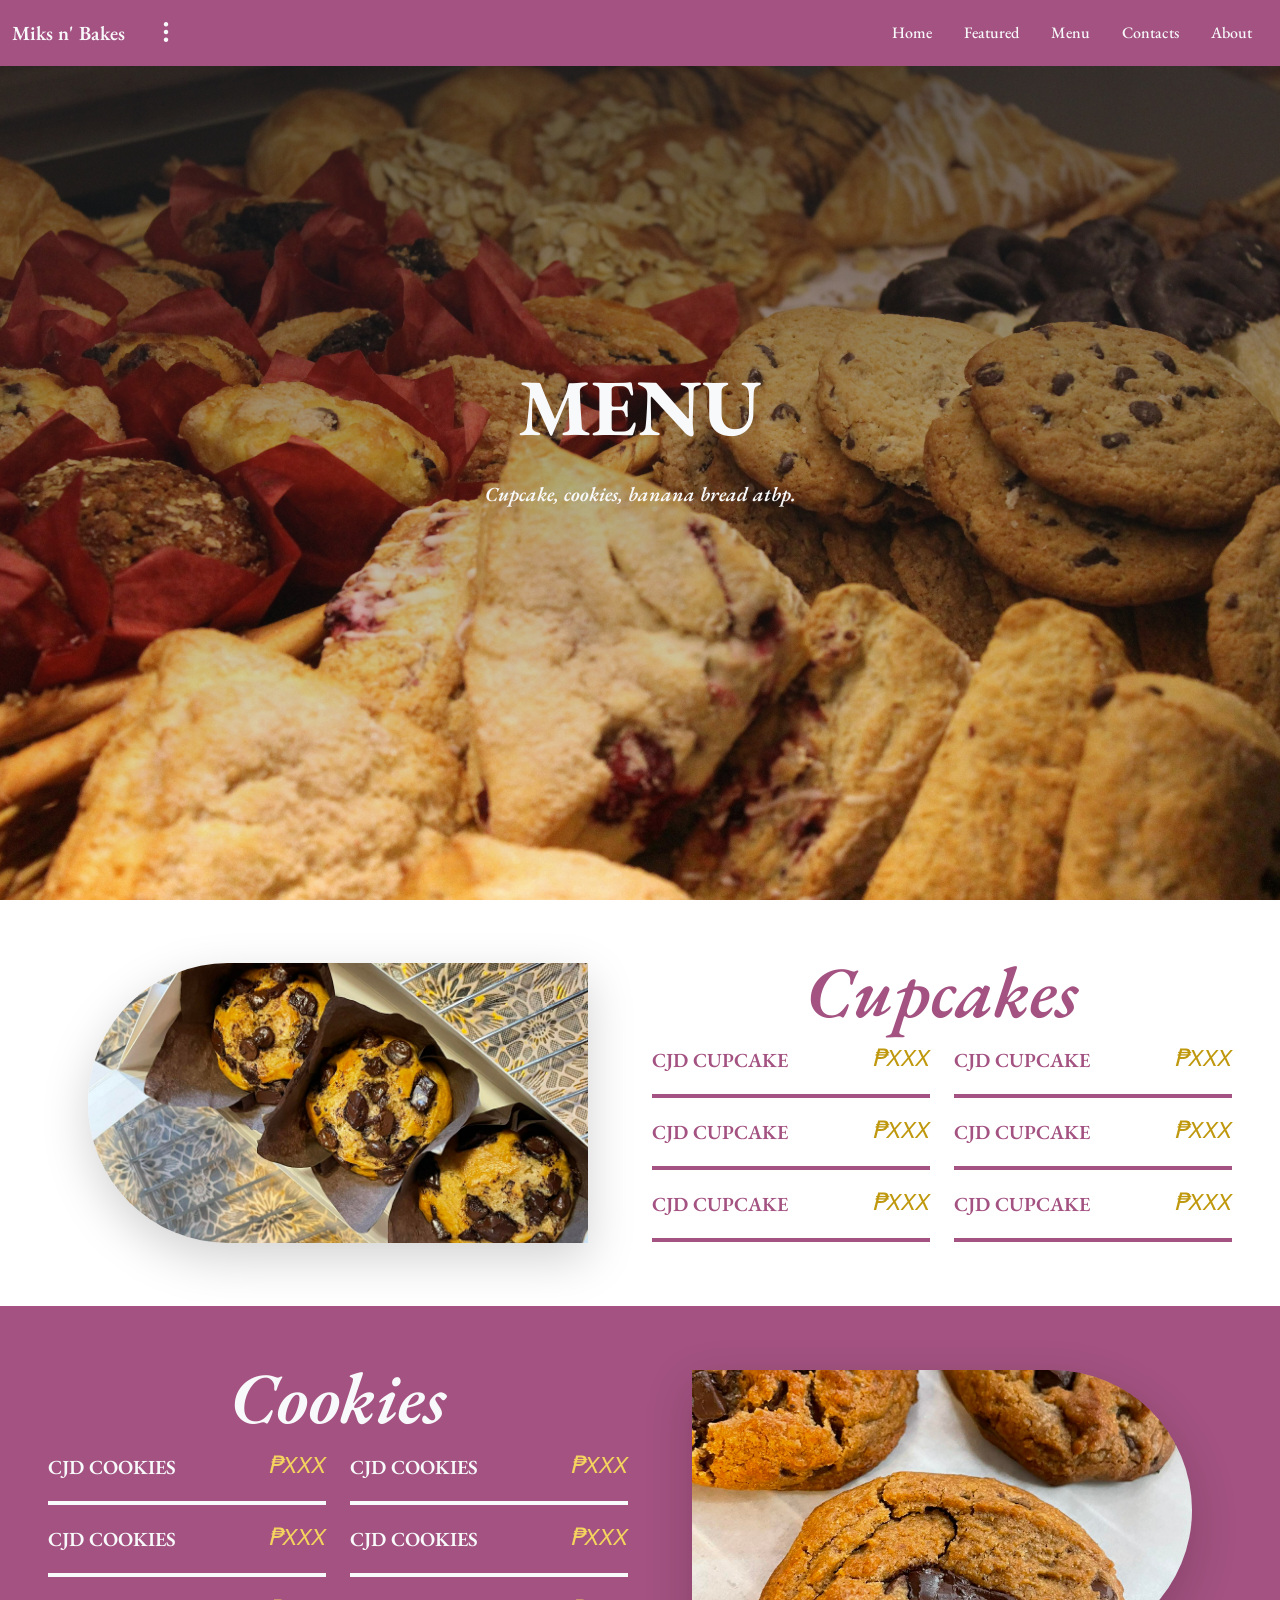
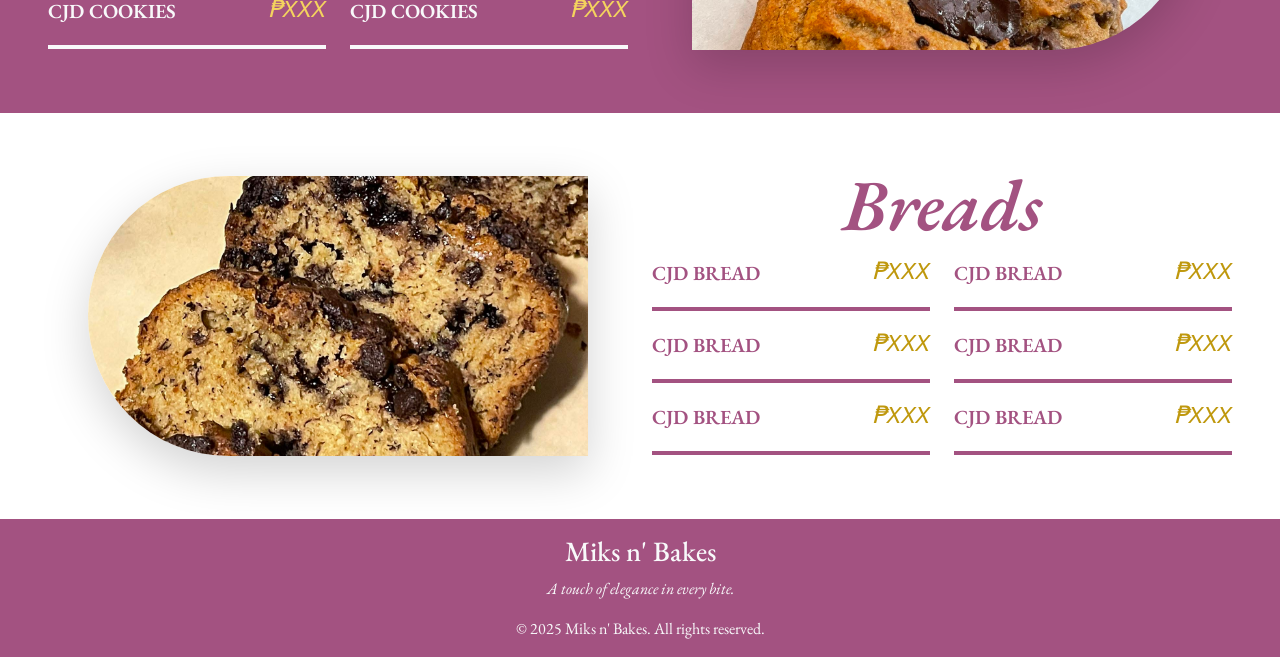
<file: pages/menu.html>
<!DOCTYPE html>
<html lang="en">

<head>
    <meta charset="UTF-8">
    <meta name="viewport" content="width=device-width, initial-scale=1.0">
    <link href="https://cdn.jsdelivr.net/npm/bootstrap@5.3.8/dist/css/bootstrap.min.css" rel="stylesheet"
        integrity="sha384-sRIl4kxILFvY47J16cr9ZwB07vP4J8+LH7qKQnuqkuIAvNWLzeN8tE5YBujZqJLB" crossorigin="anonymous">
    <link rel="stylesheet" href="https://cdn.jsdelivr.net/npm/bootstrap-icons@1.13.1/font/bootstrap-icons.min.css">
    <link rel="stylesheet" href="../styles.css">
    <script src="../script.js"></script>
    <title>Miks N' Bakes</title>
    <link rel="icon" type="image/x-icon" href="../assets/logo.svg">
</head>

<body>
    <nav class="navbar navbar-dark navbar-expand-lg bg-danger fixed-top">
        <div class="container-fluid">
            <a class="navbar-brand text-light fw-semibold">Miks n' Bakes</a>

            <div class="dropdown ms-auto">
                <button class="btn btn-link text-light" type="button" id="dropdownIcons" data-bs-toggle="dropdown"
                    aria-expanded="false" data-bs-auto-close="outside">
                    <i class="bi bi-three-dots-vertical fs-4"></i>
                </button>

                <ul class="dropdown-menu dropdown-menu-end bg-danger" aria-labelledby="dropdownIcons">

                    <a href="cart.html" class="dropdown-item text-light">
                        <i class="bi bi-cart3 me-2"></i> Cart
                    </a>

                    <a href="user-profile.html" class="dropdown-item text-light">
                        <i class="bi bi-person-circle me-2"></i> Profile
                    </a>

                    <a tabindex="0" type="button" class="dropdown-item text-light" data-bs-toggle="popover"
                        data-bs-trigger="focus" data-bs-placement="bottom" data-bs-custom-class="notif"
                        data-bs-title="Notifications" data-bs-content="No new notifications.">
                        <i class="bi bi-bell me-2"></i> Notifications
                    </a>

                </ul>
            </div>

            <button class="navbar-toggler" type="button" data-bs-toggle="offcanvas" data-bs-target="#offcanvasNavbar"
                aria-controls="offcanvasNavbar" aria-label="Toggle navigation">
                <span class="navbar-toggler-icon"></span>
            </button>
            <div class="offcanvas offcanvas-end bg-danger" tabindex="-1" id="offcanvasNavbar"
                aria-labelledby="offcanvasNavbarLabel">
                <div class="offcanvas-header">
                    <button type="button" class="btn-close" data-bs-dismiss="offcanvas" aria-label="Close"></button>
                </div>
                <div class="offcanvas-body">
                    <ul class="navbar-nav ms-auto fw-medium">
                        <button type="button" class="btn btn-link nav-link" data-bs-dismiss="offcanvas">
                            <a href="../index.html#home" class="text-light text-decoration-none p-2">Home</a>
                        </button>
                        <button type="button" class="btn btn-link nav-link" data-bs-dismiss="offcanvas">
                            <a href="../index.html#featured" class="text-light text-decoration-none p-2">Featured</a>
                        </button>
                        <button type="button" class="btn btn-link nav-link" data-bs-dismiss="offcanvas">
                            <a href="menu.html" class="text-light text-decoration-none p-2">Menu</a>
                        </button>
                        <button type="button" class="btn btn-link nav-link" data-bs-dismiss="offcanvas">
                            <a href="../index.html#contacts" class="text-light text-decoration-none p-2">Contacts</a>
                        </button>
                        <button type="button" class="btn btn-link nav-link" data-bs-dismiss="offcanvas">
                            <a href="about.html" class="text-light text-decoration-none p-2">About</a>
                        </button>
                    </ul>
                </div>
            </div>
        </div>
    </nav>

    <main>
        <div class="container-fluid mt-auto d-flex justify-content-center align-items-center" style="background-image: linear-gradient(#1A1D23BB, #1A1D2300), url('../assets/menu-hero-img.webp');
                background-size: cover;
                background-position: center;
                height: 100vh;">
            <div class="hero-body">
                <h1 class="display-1 text-center text-light fw-bold">MENU</h1>
                <p class="lead text-center text-light fst-italic fw-semibold py-3">
                    Cupcake, cookies, banana bread atbp.
                </p>
            </div>
        </div>

        <div class="container-fluid p-5">
            <div class="row row-cols-1 row-cols-md-2 d-flex align-items-center">
                <div class="col d-flex justify-content-center">
                    <img class="img-fluid rounded-start-pill shadow-lg" src="../assets/cupcake/cupcake-1.webp"
                        style="width: 500px; height: 280px; object-fit: cover;" alt="Cupcake image for menu">
                </div>

                <div class="col">
                    <h1 class="display-2 text-center text-danger fst-italic fw-semibold">Cupcakes</h1>

                    <div class="d-flex flex-column flex-sm-row gap-4">
                        <div class="flex-fill w-100">
                            <a href="product-desc-cupcake.html"
                                class="d-flex justify-content-between align-items-center text-decoration-none">
                                <h5 class="text-danger fw-semibold mb-0">CJD CUPCAKE</h5>
                                <div class="text-danger-emphasis font-monospace fst-italic fw-medium fs-4">₱XXX</div>
                            </a>

                            <hr class="border border-danger border-2 opacity-100">

                            <a href="product-desc-cupcake.html"
                                class="d-flex justify-content-between align-items-center text-decoration-none">
                                <h5 class="text-danger fw-semibold mb-0">CJD CUPCAKE</h5>
                                <div class="text-danger-emphasis font-monospace fst-italic fw-medium fs-4">₱XXX</div>
                            </a>

                            <hr class="border border-danger border-2 opacity-100">

                            <a href="product-desc-cupcake.html"
                                class="d-flex justify-content-between align-items-center text-decoration-none">
                                <h5 class="text-danger fw-semibold mb-0">CJD CUPCAKE</h5>
                                <div class="text-danger-emphasis font-monospace fst-italic fw-medium fs-4">₱XXX</div>
                            </a>

                            <hr class="border border-danger border-2 opacity-100">
                        </div>

                        <div class="flex-fill w-100">
                            <a href="product-desc-cupcake.html"
                                class="d-flex justify-content-between align-items-center text-decoration-none">
                                <h5 class="text-danger fw-semibold mb-0">CJD CUPCAKE</h5>
                                <div class="text-danger-emphasis font-monospace fst-italic fw-medium fs-4">₱XXX</div>
                            </a>

                            <hr class="border border-danger border-2 opacity-100">

                            <a href="product-desc-cupcake.html"
                                class="d-flex justify-content-between align-items-center text-decoration-none">
                                <h5 class="text-danger fw-semibold mb-0">CJD CUPCAKE</h5>
                                <div class="text-danger-emphasis font-monospace fst-italic fw-medium fs-4">₱XXX</div>
                            </a>

                            <hr class="border border-danger border-2 opacity-100">

                            <a href="product-desc-cupcake.html"
                                class="d-flex justify-content-between align-items-center text-decoration-none">
                                <h5 class="text-danger fw-semibold mb-0">CJD CUPCAKE</h5>
                                <div class="text-danger-emphasis font-monospace fst-italic fw-medium fs-4">₱XXX</div>
                            </a>

                            <hr class="border border-danger border-2 opacity-100">
                        </div>
                    </div>
                </div>
            </div>
        </div>

        <div class="container-fluid p-5 bg-danger">
            <div class="row row-cols-1 row-cols-md-2 d-flex align-items-center flex-row-reverse">
                <div class="col d-flex justify-content-center">
                    <img class="img-fluid rounded-end-pill shadow-lg" src="../assets/cookie/cookie-3.webp"
                        style="width: 500px; height: 280px; object-fit: cover;" alt="Cookie image for menu">
                </div>

                <div class="col">
                    <h1 class="display-2 text-center text-light fst-italic fw-semibold">Cookies</h1>

                    <div class="d-flex flex-column flex-sm-row gap-4">
                        <div class="flex-fill w-100">
                            <a href="product-desc-cookie.html"
                                class="d-flex justify-content-between align-items-center text-decoration-none">
                                <h5 class="text-light fw-semibold mb-0">CJD COOKIES</h5>
                                <div class="text-secondary-emphasis font-monospace fst-italic fw-medium fs-4">₱XXX</div>
                            </a>

                            <hr class="border border-light border-2 opacity-100">

                            <a href="product-desc-cookie.html"
                                class="d-flex justify-content-between align-items-center text-decoration-none">
                                <h5 class="text-light fw-semibold mb-0">CJD COOKIES</h5>
                                <div class="text-secondary-emphasis font-monospace fst-italic fw-medium fs-4">₱XXX</div>
                            </a>

                            <hr class="border border-light border-2 opacity-100">

                            <a href="product-desc-cookie.html"
                                class="d-flex justify-content-between align-items-center text-decoration-none">
                                <h5 class="text-light fw-semibold mb-0">CJD COOKIES</h5>
                                <div class="text-secondary-emphasis font-monospace fst-italic fw-medium fs-4">₱XXX</div>
                            </a>

                            <hr class="border border-light border-2 opacity-100">
                        </div>

                        <div class="flex-fill w-100">
                            <a href="product-desc-cookie.html"
                                class="d-flex justify-content-between align-items-center text-decoration-none">
                                <h5 class="text-light fw-semibold mb-0">CJD COOKIES</h5>
                                <div class="text-secondary-emphasis font-monospace fst-italic fw-medium fs-4">₱XXX</div>
                            </a>

                            <hr class="border border-light border-2 opacity-100">

                            <a href="product-desc_cookie.html"
                                class="d-flex justify-content-between align-items-center text-decoration-none">
                                <h5 class="text-light fw-semibold mb-0">CJD COOKIES</h5>
                                <div class="text-secondary-emphasis font-monospace fst-italic fw-medium fs-4">₱XXX</div>
                            </a>

                            <hr class="border border-light border-2 opacity-100">

                            <a href="product-desc-cookie.html"
                                class="d-flex justify-content-between align-items-center text-decoration-none">
                                <h5 class="text-light fw-semibold mb-0">CJD COOKIES</h5>
                                <div class="text-secondary-emphasis font-monospace fst-italic fw-medium fs-4">₱XXX</div>
                            </a>

                            <hr class="border border-light border-2 opacity-100">
                        </div>
                    </div>
                </div>
            </div>
        </div>

        <div class="container-fluid p-5">
            <div class="row row-cols-1 row-cols-md-2 d-flex align-items-center">
                <div class="col d-flex justify-content-center">
                    <img class="img-fluid rounded-start-pill shadow-lg" src="../assets/bread/banana_bread-3.webp"
                        style="width: 500px; height: 280px; object-fit: cover;" alt="Banana bread image for menu">
                </div>

                <div class="col">
                    <h1 class="display-2 text-center text-danger fst-italic fw-semibold">Breads</h1>

                    <div class="d-flex flex-column flex-sm-row gap-4">
                        <div class="flex-fill w-100">
                            <a href="product-desc-bread.html"
                                class="d-flex justify-content-between align-items-center text-decoration-none">
                                <h5 class="text-danger fw-semibold mb-0">CJD BREAD</h5>
                                <div class="text-danger-emphasis font-monospace fst-italic fw-medium fs-4">₱XXX</div>
                            </a>

                            <hr class="border border-danger border-2 opacity-100">

                            <a href="product-desc-bread.html"
                                class="d-flex justify-content-between align-items-center text-decoration-none">
                                <h5 class="text-danger fw-semibold mb-0">CJD BREAD</h5>
                                <div class="text-danger-emphasis font-monospace fst-italic fw-medium fs-4">₱XXX</div>
                            </a>

                            <hr class="border border-danger border-2 opacity-100">

                            <a href="product-desc-bread.html"
                                class="d-flex justify-content-between align-items-center text-decoration-none">
                                <h5 class="text-danger fw-semibold mb-0">CJD BREAD</h5>
                                <div class="text-danger-emphasis font-monospace fst-italic fw-medium fs-4">₱XXX</div>
                            </a>

                            <hr class="border border-danger border-2 opacity-100">
                        </div>

                        <div class="flex-fill w-100">
                            <a href="product-desc-bread.html"
                                class="d-flex justify-content-between align-items-center text-decoration-none">
                                <h5 class="text-danger fw-semibold mb-0">CJD BREAD</h5>
                                <div class="text-danger-emphasis font-monospace fst-italic fw-medium fs-4">₱XXX</div>
                            </a>

                            <hr class="border border-danger border-2 opacity-100">

                            <a href="product-desc-bread.html"
                                class="d-flex justify-content-between align-items-center text-decoration-none">
                                <h5 class="text-danger fw-semibold mb-0">CJD BREAD</h5>
                                <div class="text-danger-emphasis font-monospace fst-italic fw-medium fs-4">₱XXX</div>
                            </a>

                            <hr class="border border-danger border-2 opacity-100">

                            <a href="product-desc-bread.html"
                                class="d-flex justify-content-between align-items-center text-decoration-none">
                                <h5 class="text-danger fw-semibold mb-0">CJD BREAD</h5>
                                <div class="text-danger-emphasis font-monospace fst-italic fw-medium fs-4">₱XXX</div>
                            </a>

                            <hr class="border border-danger border-2 opacity-100">
                        </div>
                    </div>
                </div>
            </div>
        </div>
    </main>

    <footer class="bg-danger p-3">
        <div class="container-fluid">
            <div class="text-light text-center">
                <h3>Miks n' Bakes</h3>
                <p class="fst-italic">A touch of elegance in every bite.</p>

                <p class="mt-3 mb-0">&copy; 2025 Miks n' Bakes. All rights reserved.</p>
            </div>
        </div>
    </footer>

    <script src="https://cdn.jsdelivr.net/npm/bootstrap@5.3.8/dist/js/bootstrap.bundle.min.js"
        integrity="sha384-FKyoEForCGlyvwx9Hj09JcYn3nv7wiPVlz7YYwJrWVcXK/BmnVDxM+D2scQbITxI"
        crossorigin="anonymous"></script>
</body>

</html>
</file>
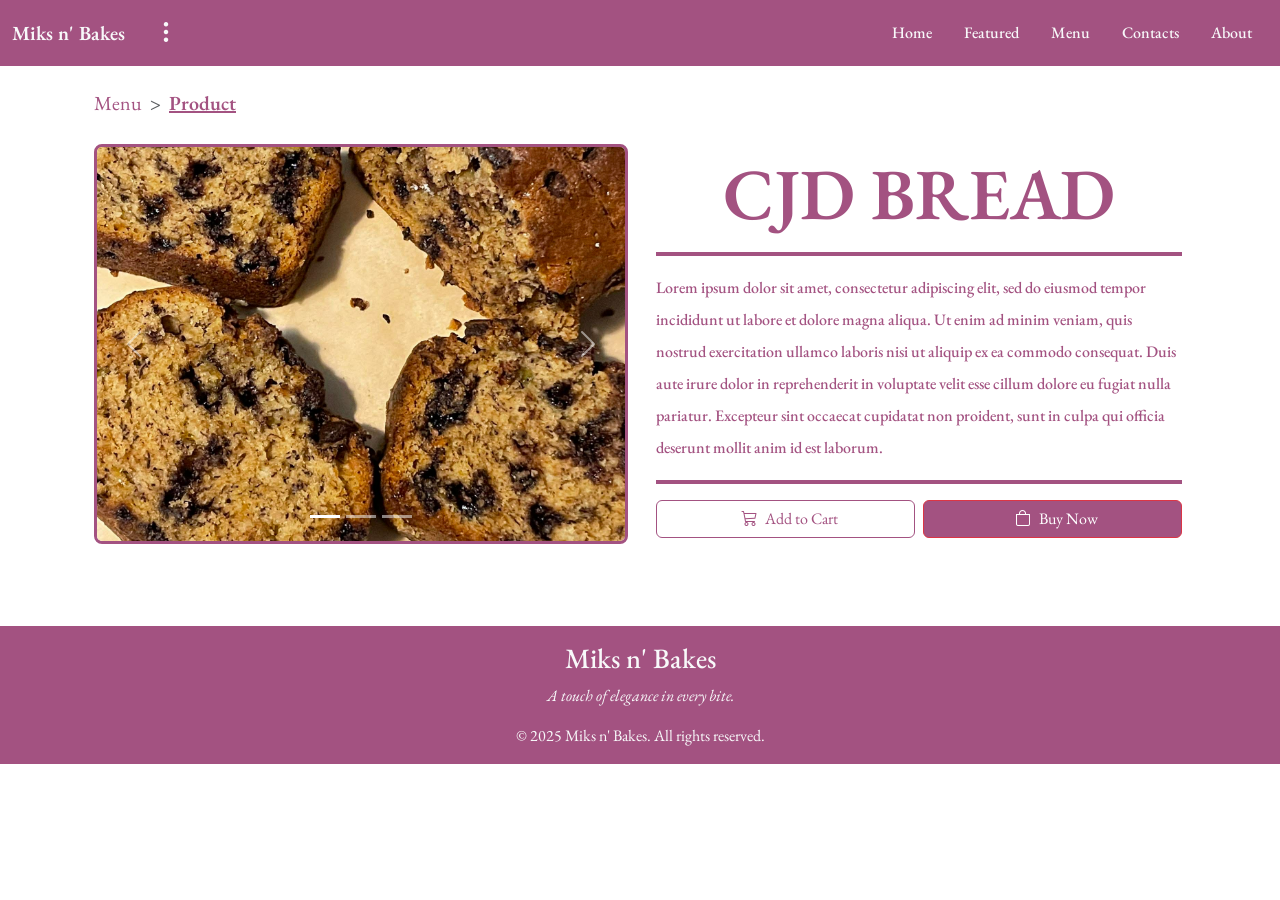
<file: pages/product-desc-bread.html>
<!DOCTYPE html>
<html lang="en">

<head>
    <meta charset="UTF-8">
    <meta name="viewport" content="width=device-width, initial-scale=1.0">
    <link href="https://cdn.jsdelivr.net/npm/bootstrap@5.3.8/dist/css/bootstrap.min.css" rel="stylesheet"
        integrity="sha384-sRIl4kxILFvY47J16cr9ZwB07vP4J8+LH7qKQnuqkuIAvNWLzeN8tE5YBujZqJLB" crossorigin="anonymous">
    <link rel="stylesheet" href="https://cdn.jsdelivr.net/npm/bootstrap-icons@1.13.1/font/bootstrap-icons.min.css">
    <link rel="stylesheet" href="../styles.css">
    <script src="../script.js"></script>
    <title>Miks N' Bakes</title>
    <link rel="icon" type="image/x-icon" href="../assets/logo.svg">
</head>

<body>
    <nav class="navbar navbar-dark navbar-expand-lg bg-danger fixed-top">
        <div class="container-fluid">
            <a class="navbar-brand text-light fw-semibold">Miks n' Bakes</a>

            <div class="dropdown ms-auto">
                <button class="btn btn-link text-light" type="button" id="dropdownIcons" data-bs-toggle="dropdown"
                    aria-expanded="false" data-bs-auto-close="outside">
                    <i class="bi bi-three-dots-vertical fs-4"></i>
                </button>

                <ul class="dropdown-menu dropdown-menu-end bg-danger" aria-labelledby="dropdownIcons">

                    <a href="cart.html" class="dropdown-item text-light">
                        <i class="bi bi-cart3 me-2"></i> Cart
                    </a>

                    <a href="user-profile.html" class="dropdown-item text-light">
                        <i class="bi bi-person-circle me-2"></i> Profile
                    </a>

                    <a tabindex="0" type="button" class="dropdown-item text-light" data-bs-toggle="popover"
                        data-bs-trigger="focus" data-bs-placement="bottom" data-bs-custom-class="notif"
                        data-bs-title="Notifications" data-bs-content="No new notifications.">
                        <i class="bi bi-bell me-2"></i> Notifications
                    </a>

                </ul>
            </div>

            <button class="navbar-toggler" type="button" data-bs-toggle="offcanvas" data-bs-target="#offcanvasNavbar"
                aria-controls="offcanvasNavbar" aria-label="Toggle navigation">
                <span class="navbar-toggler-icon"></span>
            </button>
            <div class="offcanvas offcanvas-end bg-danger" tabindex="-1" id="offcanvasNavbar"
                aria-labelledby="offcanvasNavbarLabel">
                <div class="offcanvas-header">
                    <button type="button" class="btn-close" data-bs-dismiss="offcanvas" aria-label="Close"></button>
                </div>
                <div class="offcanvas-body">
                    <ul class="navbar-nav ms-auto fw-medium">
                        <button type="button" class="btn btn-link nav-link" data-bs-dismiss="offcanvas">
                            <a href="../index.html#home" class="text-light text-decoration-none p-2">Home</a>
                        </button>
                        <button type="button" class="btn btn-link nav-link" data-bs-dismiss="offcanvas">
                            <a href="../index.html#featured" class="text-light text-decoration-none p-2">Featured</a>
                        </button>
                        <button type="button" class="btn btn-link nav-link" data-bs-dismiss="offcanvas">
                            <a href="menu.html" class="text-light text-decoration-none p-2">Menu</a>
                        </button>
                        <button type="button" class="btn btn-link nav-link" data-bs-dismiss="offcanvas">
                            <a href="../index.html#contacts" class="text-light text-decoration-none p-2">Contacts</a>
                        </button>
                        <button type="button" class="btn btn-link nav-link" data-bs-dismiss="offcanvas">
                            <a href="about.html" class="text-light text-decoration-none p-2">About</a>
                        </button>
                    </ul>
                </div>
            </div>
        </div>
    </nav>

    <main>
        <div class="container my-5 p-4">
            <nav style="--bs-breadcrumb-divider: '>'; " aria-label="breadcrumb" class="pt-3">
                <ol class="breadcrumb fs-5">
                    <li class="breadcrumb-item">
                        <a href="menu.html" class="text-danger text-decoration-none">Menu</a>
                    </li>
                    <li class="breadcrumb-item fw-semibold" aria-current="page">
                        <a href="#product-bread" class="text-danger">Product</a>
                    </li>
                </ol>
            </nav>
            <div id="product-bread" class="row row-cols-1 row-cols-md-2 d-flex align-items-center">
                <div class="col">
                    <div id="carouselIndicators" class="carousel slide carousel-fade" data-bs-ride="carousel"
                        data-bs-interval="3000">
                        <div class="carousel-indicators">
                            <button type="button" data-bs-target="#carouselIndicators" data-bs-slide-to="0"
                                class="active" aria-current="true" aria-label="Slide 1"></button>
                            <button type="button" data-bs-target="#carouselIndicators" data-bs-slide-to="1"
                                aria-label="Slide 2"></button>
                            <button type="button" data-bs-target="#carouselIndicators" data-bs-slide-to="2"
                                aria-label="Slide 3"></button>
                        </div>
                        <div class="carousel-inner">
                            <div class="carousel-item active">
                                <img src="../assets/bread/banana_bread-1.webp"
                                    class="d-block w-100 img-fluid border border-3 border-danger rounded-3"
                                    style="height: 400px; object-fit: cover;" alt="banana_bread-1">
                            </div>
                            <div class="carousel-item">
                                <img src="../assets/bread/banana_bread-2.webp"
                                    class="d-block w-100 img-fluid border border-3 border-danger rounded-3"
                                    style="height: 400px; object-fit: cover;" alt="banana_bread-2">
                            </div>
                            <div class="carousel-item">
                                <img src="../assets/bread/banana_bread-3.webp"
                                    class="d-block w-100 img-fluid border border-3 border-danger rounded-3"
                                    style="height: 400px; object-fit: cover;" alt="banana_bread-3">
                            </div>
                        </div>
                        <button class="carousel-control-prev" type="button" data-bs-target="#carouselIndicators"
                            data-bs-slide="prev">
                            <span class="carousel-control-prev-icon" aria-hidden="true"></span>
                            <span class="visually-hidden">Previous</span>
                        </button>
                        <button class="carousel-control-next" type="button" data-bs-target="#carouselIndicators"
                            data-bs-slide="next">
                            <span class="carousel-control-next-icon" aria-hidden="true"></span>
                            <span class="visually-hidden">Next</span>
                        </button>
                    </div>
                </div>
                <div class="col p-3">
                    <h1 class="display-2 text-center text-danger fw-semibold">CJD BREAD</h1>

                    <hr class="border border-danger border-2 opacity-100">

                    <p class="text-danger lh-lg fw-medium fs-6 fs-md-5">
                        Lorem ipsum dolor sit amet, consectetur adipiscing elit, sed do eiusmod tempor incididunt
                        ut labore et dolore magna aliqua. Ut enim ad minim veniam, quis nostrud exercitation
                        ullamco laboris nisi ut aliquip ex ea commodo consequat. Duis aute irure dolor in
                        reprehenderit in voluptate velit esse cillum dolore eu fugiat nulla pariatur. Excepteur
                        sint occaecat cupidatat non proident, sunt in culpa qui officia deserunt mollit anim id
                        est laborum.
                    </p>

                    <hr class="border border-danger border-2 opacity-100">

                    <div class="d-flex justify-content-center flex-column-reverse flex-sm-row gap-2">
                        <a class="btn btn-outline-danger w-100" href="cart.html"><i class="bi bi-cart3 px-2"></i>Add to
                            Cart</a>
                        <a class="btn btn-danger w-100" href="checkout.html"><i class="bi bi-bag px-2"></i>Buy
                            Now</a>
                    </div>
                </div>
            </div>
        </div>
    </main>

    <footer class="bg-danger p-3">
        <div class="container-fluid">
            <div class="text-light text-center">
                <h3>Miks n' Bakes</h3>
                <p class="fst-italic">A touch of elegance in every bite.</p>

                <p class="mt-3 mb-0">&copy; 2025 Miks n' Bakes. All rights reserved.</p>
            </div>
        </div>
    </footer>

    <script src="https://cdn.jsdelivr.net/npm/bootstrap@5.3.8/dist/js/bootstrap.bundle.min.js"
        integrity="sha384-FKyoEForCGlyvwx9Hj09JcYn3nv7wiPVlz7YYwJrWVcXK/BmnVDxM+D2scQbITxI"
        crossorigin="anonymous"></script>
</body>

</html>
</file>
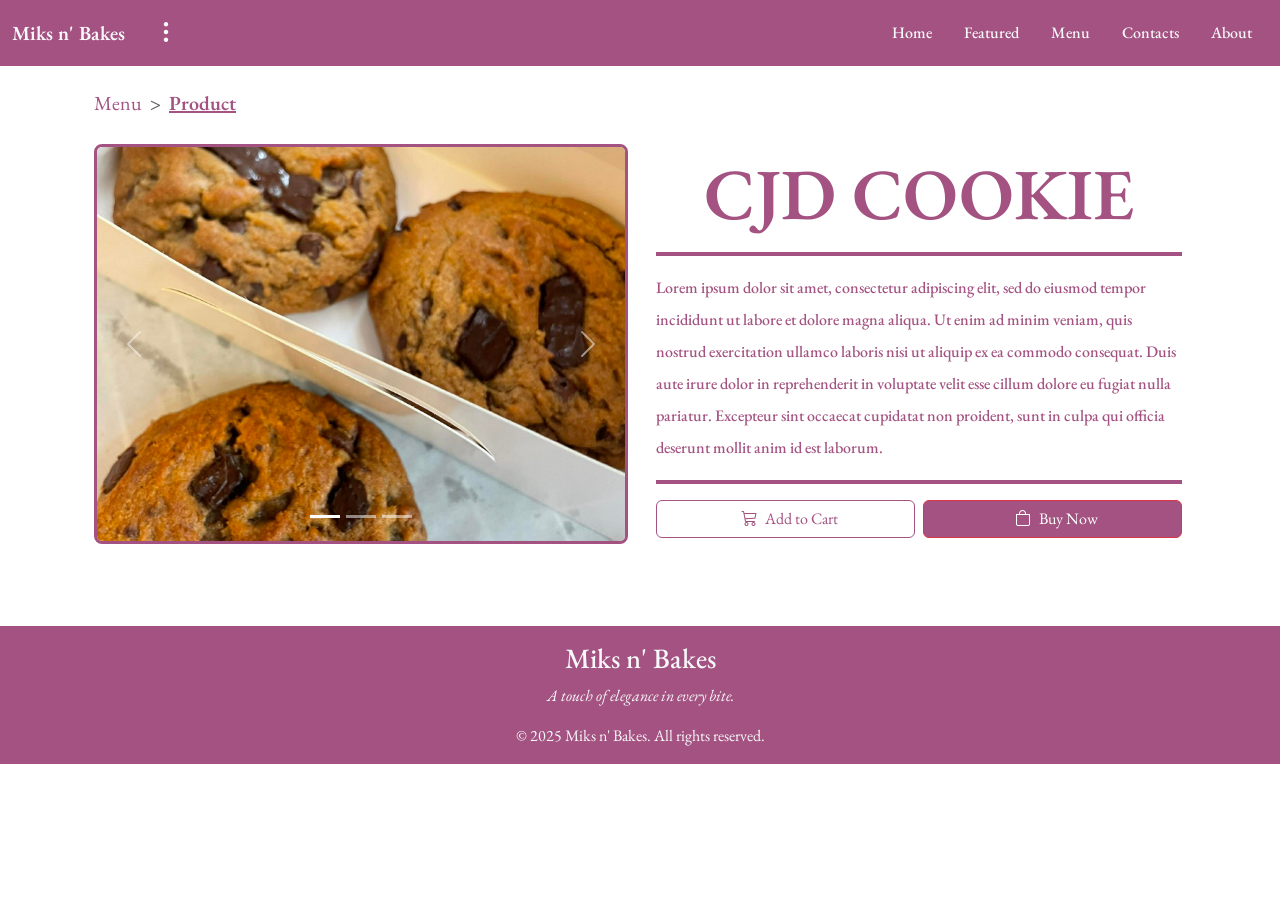
<file: pages/product-desc-cookie.html>
<!DOCTYPE html>
<html lang="en">

<head>
    <meta charset="UTF-8">
    <meta name="viewport" content="width=device-width, initial-scale=1.0">
    <link href="https://cdn.jsdelivr.net/npm/bootstrap@5.3.8/dist/css/bootstrap.min.css" rel="stylesheet"
        integrity="sha384-sRIl4kxILFvY47J16cr9ZwB07vP4J8+LH7qKQnuqkuIAvNWLzeN8tE5YBujZqJLB" crossorigin="anonymous">
    <link rel="stylesheet" href="https://cdn.jsdelivr.net/npm/bootstrap-icons@1.13.1/font/bootstrap-icons.min.css">
    <link rel="stylesheet" href="../styles.css">
    <script src="../script.js"></script>
    <title>Miks N' Bakes</title>
    <link rel="icon" type="image/x-icon" href="../assets/logo.svg">
</head>

<body>
    <nav class="navbar navbar-dark navbar-expand-lg bg-danger fixed-top">
        <div class="container-fluid">
            <a class="navbar-brand text-light fw-semibold">Miks n' Bakes</a>

            <div class="dropdown ms-auto">
                <button class="btn btn-link text-light" type="button" id="dropdownIcons" data-bs-toggle="dropdown"
                    aria-expanded="false" data-bs-auto-close="outside">
                    <i class="bi bi-three-dots-vertical fs-4"></i>
                </button>

                <ul class="dropdown-menu dropdown-menu-end bg-danger" aria-labelledby="dropdownIcons">

                    <a href="cart.html" class="dropdown-item text-light">
                        <i class="bi bi-cart3 me-2"></i> Cart
                    </a>

                    <a href="user-profile.html" class="dropdown-item text-light">
                        <i class="bi bi-person-circle me-2"></i> Profile
                    </a>

                    <a tabindex="0" type="button" class="dropdown-item text-light" data-bs-toggle="popover"
                        data-bs-trigger="focus" data-bs-placement="bottom" data-bs-custom-class="notif"
                        data-bs-title="Notifications" data-bs-content="No new notifications.">
                        <i class="bi bi-bell me-2"></i> Notifications
                    </a>

                </ul>
            </div>

            <button class="navbar-toggler" type="button" data-bs-toggle="offcanvas" data-bs-target="#offcanvasNavbar"
                aria-controls="offcanvasNavbar" aria-label="Toggle navigation">
                <span class="navbar-toggler-icon"></span>
            </button>
            <div class="offcanvas offcanvas-end bg-danger" tabindex="-1" id="offcanvasNavbar"
                aria-labelledby="offcanvasNavbarLabel">
                <div class="offcanvas-header">
                    <button type="button" class="btn-close" data-bs-dismiss="offcanvas" aria-label="Close"></button>
                </div>
                <div class="offcanvas-body">
                    <ul class="navbar-nav ms-auto fw-medium">
                        <button type="button" class="btn btn-link nav-link" data-bs-dismiss="offcanvas">
                            <a href="../index.html#home" class="text-light text-decoration-none p-2">Home</a>
                        </button>
                        <button type="button" class="btn btn-link nav-link" data-bs-dismiss="offcanvas">
                            <a href="../index.html#featured" class="text-light text-decoration-none p-2">Featured</a>
                        </button>
                        <button type="button" class="btn btn-link nav-link" data-bs-dismiss="offcanvas">
                            <a href="menu.html" class="text-light text-decoration-none p-2">Menu</a>
                        </button>
                        <button type="button" class="btn btn-link nav-link" data-bs-dismiss="offcanvas">
                            <a href="../index.html#contacts" class="text-light text-decoration-none p-2">Contacts</a>
                        </button>
                        <button type="button" class="btn btn-link nav-link" data-bs-dismiss="offcanvas">
                            <a href="about.html" class="text-light text-decoration-none p-2">About</a>
                        </button>
                    </ul>
                </div>
            </div>
        </div>
    </nav>

    <main>
        <div class="container my-5 p-4">
            <nav style="--bs-breadcrumb-divider: '>'; " aria-label="breadcrumb" class="pt-3">
                <ol class="breadcrumb fs-5">
                    <li class="breadcrumb-item">
                        <a href="menu.html" class="text-danger text-decoration-none">Menu</a>
                    </li>
                    <li class="breadcrumb-item fw-semibold" aria-current="page">
                        <a href="#product-cookie" class="text-danger">Product</a>
                    </li>
                </ol>
            </nav>

            <div id="product-cookie" class="row row-cols-1 row-cols-md-2 d-flex align-items-center">
                <div class="col">
                    <div id="carouselIndicators" class="carousel slide carousel-fade" data-bs-ride="carousel"
                        data-bs-interval="3000">
                        <div class="carousel-indicators">
                            <button type="button" data-bs-target="#carouselIndicators" data-bs-slide-to="0"
                                class="active" aria-current="true" aria-label="Slide 1"></button>
                            <button type="button" data-bs-target="#carouselIndicators" data-bs-slide-to="1"
                                aria-label="Slide 2"></button>
                            <button type="button" data-bs-target="#carouselIndicators" data-bs-slide-to="2"
                                aria-label="Slide 3"></button>
                        </div>
                        <div class="carousel-inner">
                            <div class="carousel-item active">
                                <img src="../assets/cookie/cookie-1.webp"
                                    class="d-block w-100 img-fluid border border-3 border-danger rounded-3"
                                    style="height: 400px; object-fit: cover;" alt="cookie-1">
                            </div>
                            <div class="carousel-item">
                                <img src="../assets/cookie/cookie-2.webp"
                                    class="d-block w-100 img-fluid border border-3 border-danger rounded-3"
                                    style="height: 400px; object-fit: cover;" alt="cookie-2">
                            </div>
                            <div class="carousel-item">
                                <img src="../assets/cookie/cookie-3.webp"
                                    class="d-block w-100 img-fluid border border-3 border-danger rounded-3"
                                    style="height: 400px; object-fit: cover;" alt="cookie-3">
                            </div>
                        </div>
                        <button class="carousel-control-prev" type="button" data-bs-target="#carouselIndicators"
                            data-bs-slide="prev">
                            <span class="carousel-control-prev-icon" aria-hidden="true"></span>
                            <span class="visually-hidden">Previous</span>
                        </button>
                        <button class="carousel-control-next" type="button" data-bs-target="#carouselIndicators"
                            data-bs-slide="next">
                            <span class="carousel-control-next-icon" aria-hidden="true"></span>
                            <span class="visually-hidden">Next</span>
                        </button>
                    </div>
                </div>
                <div class="col p-3">
                    <h1 class="display-2 text-center text-danger fw-semibold">CJD COOKIE</h1>

                    <hr class="border border-danger border-2 opacity-100">

                    <p class="text-danger lh-lg fw-medium fs-6 fs-md-5">
                        Lorem ipsum dolor sit amet, consectetur adipiscing elit, sed do eiusmod tempor incididunt
                        ut labore et dolore magna aliqua. Ut enim ad minim veniam, quis nostrud exercitation
                        ullamco laboris nisi ut aliquip ex ea commodo consequat. Duis aute irure dolor in
                        reprehenderit in voluptate velit esse cillum dolore eu fugiat nulla pariatur. Excepteur
                        sint occaecat cupidatat non proident, sunt in culpa qui officia deserunt mollit anim id
                        est laborum.
                    </p>

                    <hr class="border border-danger border-2 opacity-100">

                    <div class="d-flex justify-content-center flex-column-reverse flex-sm-row gap-2">
                        <a class="btn btn-outline-danger w-100" href="cart.html"><i class="bi bi-cart3 px-2"></i>Add to
                            Cart</a>
                        <a class="btn btn-danger w-100" href="checkout.html"><i class="bi bi-bag px-2"></i>Buy
                            Now</a>
                    </div>
                </div>
            </div>
        </div>
    </main>

    <footer class="bg-danger p-3">
        <div class="container-fluid">
            <div class="text-light text-center">
                <h3>Miks n' Bakes</h3>
                <p class="fst-italic">A touch of elegance in every bite.</p>

                <p class="mt-3 mb-0">&copy; 2025 Miks n' Bakes. All rights reserved.</p>
            </div>
        </div>
    </footer>

    <script src="https://cdn.jsdelivr.net/npm/bootstrap@5.3.8/dist/js/bootstrap.bundle.min.js"
        integrity="sha384-FKyoEForCGlyvwx9Hj09JcYn3nv7wiPVlz7YYwJrWVcXK/BmnVDxM+D2scQbITxI"
        crossorigin="anonymous"></script>
</body>

</html>
</file>
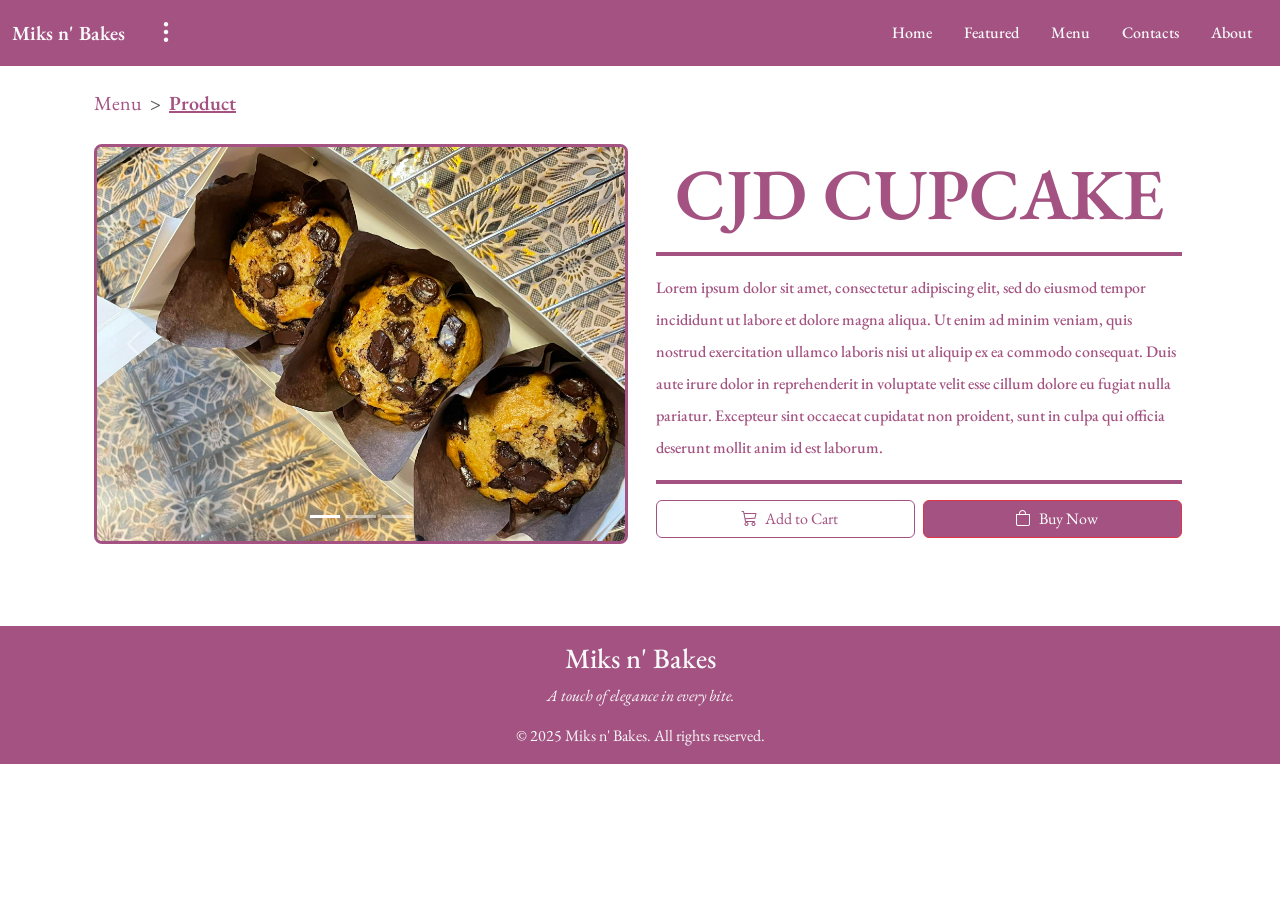
<file: pages/product-desc-cupcake.html>
<!DOCTYPE html>
<html lang="en">

<head>
    <meta charset="UTF-8">
    <meta name="viewport" content="width=device-width, initial-scale=1.0">
    <link href="https://cdn.jsdelivr.net/npm/bootstrap@5.3.8/dist/css/bootstrap.min.css" rel="stylesheet"
        integrity="sha384-sRIl4kxILFvY47J16cr9ZwB07vP4J8+LH7qKQnuqkuIAvNWLzeN8tE5YBujZqJLB" crossorigin="anonymous">
    <link rel="stylesheet" href="https://cdn.jsdelivr.net/npm/bootstrap-icons@1.13.1/font/bootstrap-icons.min.css">
    <link rel="stylesheet" href="../styles.css">
    <script src="../script.js"></script>
    <title>Miks N' Bakes</title>
    <link rel="icon" type="image/x-icon" href="../assets/logo.svg">
</head>

<body>
    <nav class="navbar navbar-dark navbar-expand-lg bg-danger fixed-top">
        <div class="container-fluid">
            <a class="navbar-brand text-light fw-semibold">Miks n' Bakes</a>

            <div class="dropdown ms-auto">
                <button class="btn btn-link text-light" type="button" id="dropdownIcons" data-bs-toggle="dropdown"
                    aria-expanded="false" data-bs-auto-close="outside">
                    <i class="bi bi-three-dots-vertical fs-4"></i>
                </button>

                <ul class="dropdown-menu dropdown-menu-end bg-danger" aria-labelledby="dropdownIcons">

                    <a href="cart.html" class="dropdown-item text-light">
                        <i class="bi bi-cart3 me-2"></i> Cart
                    </a>

                    <a href="user-profile.html" class="dropdown-item text-light">
                        <i class="bi bi-person-circle me-2"></i> Profile
                    </a>

                    <a tabindex="0" type="button" class="dropdown-item text-light" data-bs-toggle="popover"
                        data-bs-trigger="focus" data-bs-placement="bottom" data-bs-custom-class="notif"
                        data-bs-title="Notifications" data-bs-content="No new notifications.">
                        <i class="bi bi-bell me-2"></i> Notifications
                    </a>

                </ul>
            </div>

            <button class="navbar-toggler" type="button" data-bs-toggle="offcanvas" data-bs-target="#offcanvasNavbar"
                aria-controls="offcanvasNavbar" aria-label="Toggle navigation">
                <span class="navbar-toggler-icon"></span>
            </button>
            <div class="offcanvas offcanvas-end bg-danger" tabindex="-1" id="offcanvasNavbar"
                aria-labelledby="offcanvasNavbarLabel">
                <div class="offcanvas-header">
                    <button type="button" class="btn-close" data-bs-dismiss="offcanvas" aria-label="Close"></button>
                </div>
                <div class="offcanvas-body">
                    <ul class="navbar-nav ms-auto fw-medium">
                        <button type="button" class="btn btn-link nav-link" data-bs-dismiss="offcanvas">
                            <a href="../index.html#home" class="text-light text-decoration-none p-2">Home</a>
                        </button>
                        <button type="button" class="btn btn-link nav-link" data-bs-dismiss="offcanvas">
                            <a href="../index.html#featured" class="text-light text-decoration-none p-2">Featured</a>
                        </button>
                        <button type="button" class="btn btn-link nav-link" data-bs-dismiss="offcanvas">
                            <a href="menu.html" class="text-light text-decoration-none p-2">Menu</a>
                        </button>
                        <button type="button" class="btn btn-link nav-link" data-bs-dismiss="offcanvas">
                            <a href="../index.html#contacts" class="text-light text-decoration-none p-2">Contacts</a>
                        </button>
                        <button type="button" class="btn btn-link nav-link" data-bs-dismiss="offcanvas">
                            <a href="about.html" class="text-light text-decoration-none p-2">About</a>
                        </button>
                    </ul>
                </div>
            </div>
        </div>
    </nav>

    <main>
        <div class="container my-5 p-4">
            <nav style="--bs-breadcrumb-divider: '>'; " aria-label="breadcrumb" class="pt-3">
                <ol class="breadcrumb fs-5">
                    <li class="breadcrumb-item">
                        <a href="menu.html" class="text-danger text-decoration-none">Menu</a>
                    </li>
                    <li class="breadcrumb-item fw-semibold" aria-current="page">
                        <a href="#product-cupcake" class="text-danger">Product</a>
                    </li>
                </ol>
            </nav>
            <div id="product-cupcake" class="row row-cols-1 row-cols-md-2 d-flex align-items-center">
                <div class="col">
                    <div id="carouselIndicators" class="carousel slide carousel-fade" data-bs-ride="carousel"
                        data-bs-interval="3000">
                        <div class="carousel-indicators">
                            <button type="button" data-bs-target="#carouselIndicators" data-bs-slide-to="0"
                                class="active" aria-current="true" aria-label="Slide 1"></button>
                            <button type="button" data-bs-target="#carouselIndicators" data-bs-slide-to="1"
                                aria-label="Slide 2"></button>
                            <button type="button" data-bs-target="#carouselIndicators" data-bs-slide-to="2"
                                aria-label="Slide 3"></button>
                        </div>
                        <div class="carousel-inner">
                            <div class="carousel-item active">
                                <img src="../assets/cupcake/cupcake-1.webp"
                                    class="d-block w-100 img-fluid border border-3 border-danger rounded-3"
                                    style="height: 400px; object-fit: cover;" alt="cupcake-1">
                            </div>
                            <div class="carousel-item">
                                <img src="../assets/cupcake/cupcake-2.webp"
                                    class="d-block w-100 img-fluid border border-3 border-danger rounded-3"
                                    style="height: 400px; object-fit: cover;" alt="cupcake-2">
                            </div>
                            <div class="carousel-item">
                                <img src="../assets/cupcake/cupcake-3.webp"
                                    class="d-block w-100 img-fluid border border-3 border-danger rounded-3"
                                    style="height: 400px; object-fit: cover;" alt="cupcake-3">
                            </div>
                        </div>
                        <button class="carousel-control-prev" type="button" data-bs-target="#carouselIndicators"
                            data-bs-slide="prev">
                            <span class="carousel-control-prev-icon" aria-hidden="true"></span>
                            <span class="visually-hidden">Previous</span>
                        </button>
                        <button class="carousel-control-next" type="button" data-bs-target="#carouselIndicators"
                            data-bs-slide="next">
                            <span class="carousel-control-next-icon" aria-hidden="true"></span>
                            <span class="visually-hidden">Next</span>
                        </button>
                    </div>
                </div>
                <div class="col p-3">
                    <h1 class="display-2 text-center text-danger fw-semibold">CJD CUPCAKE</h1>

                    <hr class="border border-danger border-2 opacity-100">

                    <p class="text-danger lh-lg fw-medium fs-6 fs-md-5">
                        Lorem ipsum dolor sit amet, consectetur adipiscing elit, sed do eiusmod tempor incididunt
                        ut labore et dolore magna aliqua. Ut enim ad minim veniam, quis nostrud exercitation
                        ullamco laboris nisi ut aliquip ex ea commodo consequat. Duis aute irure dolor in
                        reprehenderit in voluptate velit esse cillum dolore eu fugiat nulla pariatur. Excepteur
                        sint occaecat cupidatat non proident, sunt in culpa qui officia deserunt mollit anim id
                        est laborum.
                    </p>

                    <hr class="border border-danger border-2 opacity-100">

                    <div class="d-flex justify-content-center flex-column-reverse flex-sm-row gap-2">
                        <a class="btn btn-outline-danger w-100" href="cart.html"><i
                                class="bi bi-cart3 px-2"></i>Add to
                            Cart</a>
                        <a class="btn btn-danger w-100" href="checkout.html"><i class="bi bi-bag px-2"></i>Buy
                            Now</a>
                    </div>
                </div>
            </div>
        </div>
    </main>

    <footer class="bg-danger p-3">
        <div class="container-fluid">
            <div class="text-light text-center">
                <h3>Miks n' Bakes</h3>
                <p class="fst-italic">A touch of elegance in every bite.</p>

                <p class="mt-3 mb-0">&copy; 2025 Miks n' Bakes. All rights reserved.</p>
            </div>
        </div>
    </footer>

    <script src="https://cdn.jsdelivr.net/npm/bootstrap@5.3.8/dist/js/bootstrap.bundle.min.js"
        integrity="sha384-FKyoEForCGlyvwx9Hj09JcYn3nv7wiPVlz7YYwJrWVcXK/BmnVDxM+D2scQbITxI"
        crossorigin="anonymous"></script>
</body>

</html>
</file>
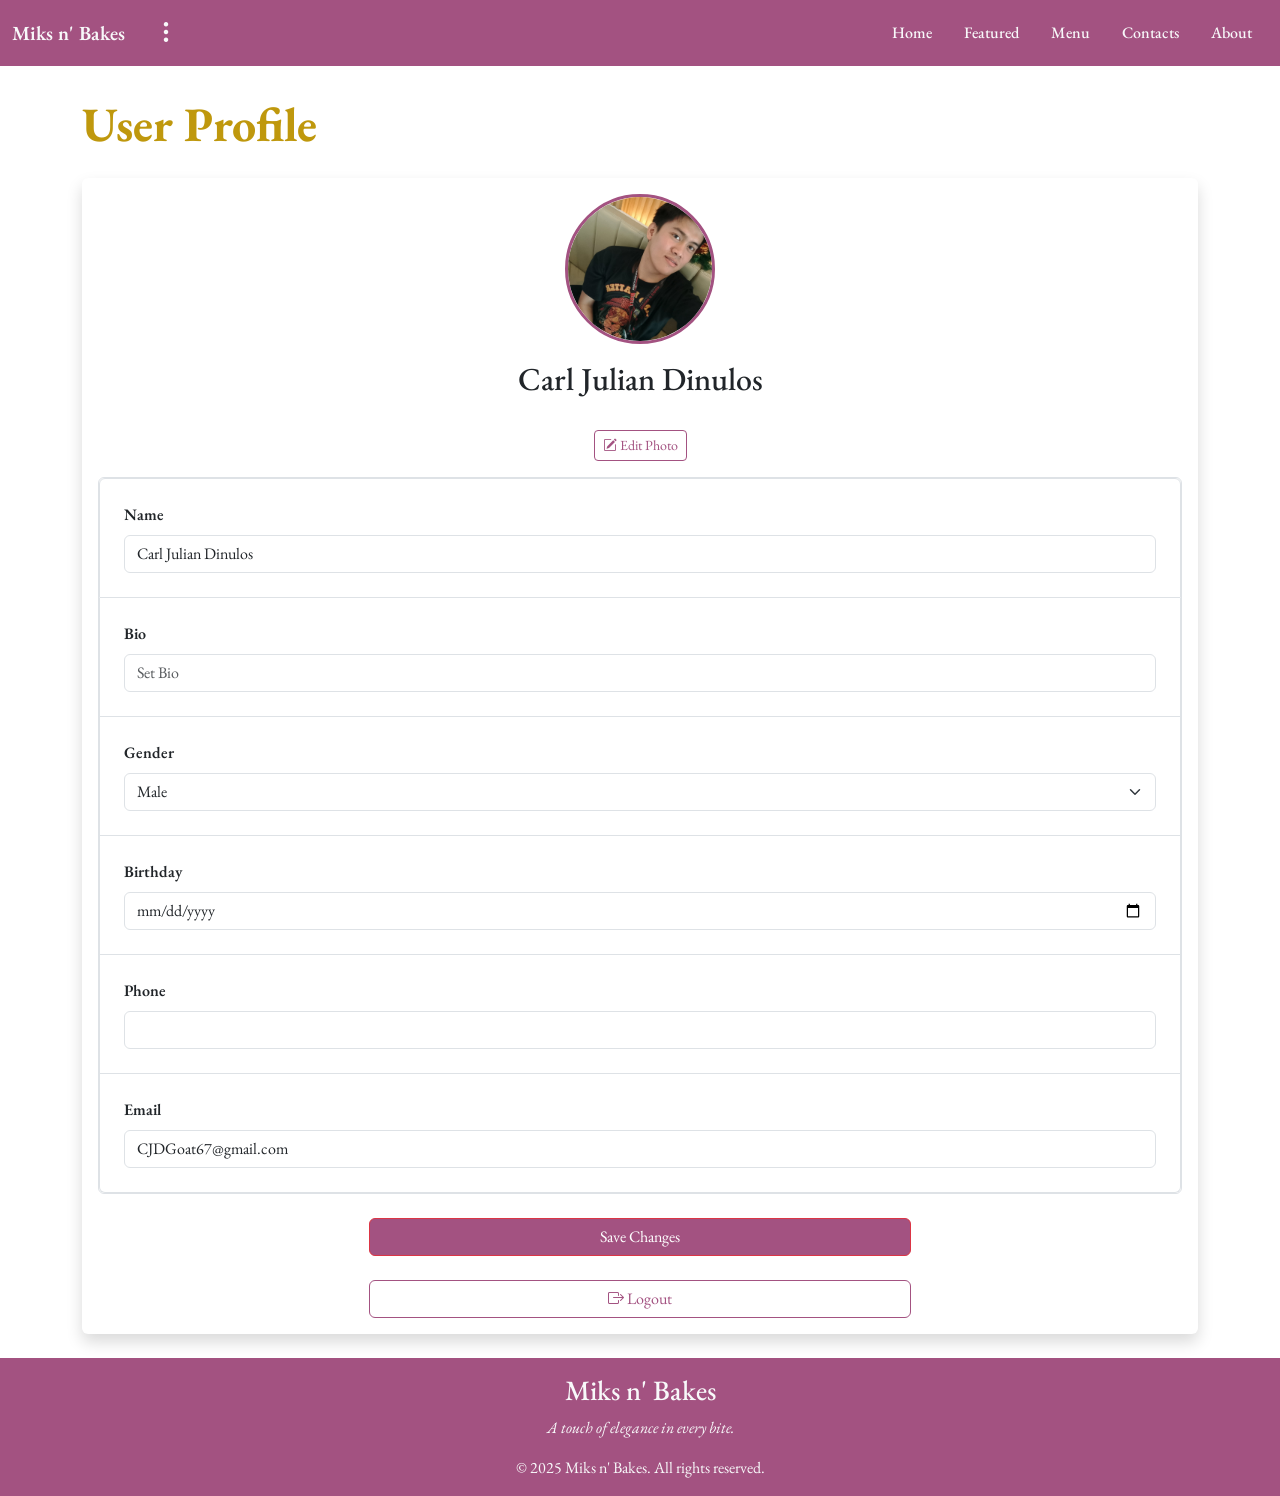
<file: pages/user-profile.html>
<!DOCTYPE html>
<html lang="en">

<head>
    <meta charset="UTF-8">
    <meta name="viewport" content="width=device-width, initial-scale=1.0">
    <link href="https://cdn.jsdelivr.net/npm/bootstrap@5.3.8/dist/css/bootstrap.min.css" rel="stylesheet"
        integrity="sha384-sRIl4kxILFvY47J16cr9ZwB07vP4J8+LH7qKQnuqkuIAvNWLzeN8tE5YBujZqJLB" crossorigin="anonymous">
    <link rel="stylesheet" href="https://cdn.jsdelivr.net/npm/bootstrap-icons@1.13.1/font/bootstrap-icons.min.css">
    <link rel="stylesheet" href="../styles.css">
    <script src="../script.js"></script>
    <title>Miks N' Bakes</title>
    <link rel="icon" type="image/x-icon" href="../assets/logo.svg">
</head>

<body>
    <nav class="navbar navbar-dark navbar-expand-lg bg-danger fixed-top">
        <div class="container-fluid">
            <a class="navbar-brand text-light fw-semibold">Miks n' Bakes</a>

            <div class="dropdown ms-auto">
                <button class="btn btn-link text-light" type="button" id="dropdownIcons" data-bs-toggle="dropdown"
                    aria-expanded="false" data-bs-auto-close="outside">
                    <i class="bi bi-three-dots-vertical fs-4"></i>
                </button>

                <ul class="dropdown-menu dropdown-menu-end bg-danger" aria-labelledby="dropdownIcons">

                    <a href="cart.html" class="dropdown-item text-light">
                        <i class="bi bi-cart3 me-2"></i> Cart
                    </a>

                    <a href="user-profile.html" class="dropdown-item text-light">
                        <i class="bi bi-person-circle me-2"></i> Profile
                    </a>

                    <a tabindex="0" type="button" class="dropdown-item text-light" data-bs-toggle="popover"
                        data-bs-trigger="focus" data-bs-placement="bottom" data-bs-custom-class="notif"
                        data-bs-title="Notifications" data-bs-content="No new notifications.">
                        <i class="bi bi-bell me-2"></i> Notifications
                    </a>

                </ul>
            </div>

            <button class="navbar-toggler" type="button" data-bs-toggle="offcanvas" data-bs-target="#offcanvasNavbar"
                aria-controls="offcanvasNavbar" aria-label="Toggle navigation">
                <span class="navbar-toggler-icon"></span>
            </button>
            <div class="offcanvas offcanvas-end bg-danger" tabindex="-1" id="offcanvasNavbar"
                aria-labelledby="offcanvasNavbarLabel">
                <div class="offcanvas-header">
                    <button type="button" class="btn-close" data-bs-dismiss="offcanvas" aria-label="Close"></button>
                </div>
                <div class="offcanvas-body">
                    <ul class="navbar-nav ms-auto fw-medium">
                        <button type="button" class="btn btn-link nav-link" data-bs-dismiss="offcanvas">
                            <a href="../index.html#home" class="text-light text-decoration-none p-2">Home</a>
                        </button>
                        <button type="button" class="btn btn-link nav-link" data-bs-dismiss="offcanvas">
                            <a href="../index.html#featured" class="text-light text-decoration-none p-2">Featured</a>
                        </button>
                        <button type="button" class="btn btn-link nav-link" data-bs-dismiss="offcanvas">
                            <a href="menu.html" class="text-light text-decoration-none p-2">Menu</a>
                        </button>
                        <button type="button" class="btn btn-link nav-link" data-bs-dismiss="offcanvas">
                            <a href="../index.html#contacts" class="text-light text-decoration-none p-2">Contacts</a>
                        </button>
                        <button type="button" class="btn btn-link nav-link" data-bs-dismiss="offcanvas">
                            <a href="about.html" class="text-light text-decoration-none p-2">About</a>
                        </button>
                    </ul>
                </div>
            </div>
        </div>
    </nav>

    <main>
        <div class="container pt-5 mt-5">
            <h1 class="display-5 fw-bold text-danger-emphasis text-center text-sm-start mb-4">User Profile</h1>

            <div class="card shadow border-0 my-4">
                <div class="card-body">

                    <div class="text-center mb-3">
                        <div class="text-center mb-4">
                            <img src="../assets/beastcoders/pogi.jpg" alt="Profile Picture"
                                class="rounded-circle img-fluid border border-danger border-3"
                                style="width: 150px; height: 150px; object-fit: cover;">

                            <h2 class="mt-3 fw-medium">Carl Julian Dinulos</h2>
                        </div>

                        <div>
                            <button class="btn btn-outline-danger btn-sm mt-2">
                                <i class="bi bi-pencil-square"></i> Edit Photo
                            </button>
                        </div>
                    </div>

                    <div class="list-group border">

                        <div class="list-group-item p-4">
                            <label class="fw-semibold">Name</label>
                            <input type="text" class="form-control mt-2" value="Carl Julian Dinulos">
                        </div>

                        <div class="list-group-item p-4">
                            <label class="fw-semibold">Bio</label>
                            <input type="text" class="form-control mt-2" placeholder="Set Bio">
                        </div>

                        <div class="list-group-item p-4">
                            <label class="fw-semibold">Gender</label>
                            <select class="form-select mt-2">
                                <option selected>Male</option>
                                <option>Female</option>
                                <option>Prefer not to say</option>
                            </select>
                        </div>

                        <div class="list-group-item p-4">
                            <label class="fw-semibold">Birthday</label>
                            <input type="date" class="form-control mt-2">
                        </div>

                        <div class="list-group-item p-4">
                            <label class="fw-semibold">Phone</label>
                            <input type="text" class="form-control mt-2">
                        </div>

                        <div class="list-group-item p-4">
                            <label class="fw-semibold">Email</label>
                            <input type="email" class="form-control mt-2" value="CJDGoat67@gmail.com">
                        </div>

                    </div>

                    <div class="mt-4 text-center">
                        <button class="btn btn-danger w-50" data-bs-toggle="modal" data-bs-target="#saveModal">Save
                            Changes</button>
                    </div>

                    <div class="mt-4 text-center">
                        <button class="btn btn-outline-danger w-50" data-bs-toggle="modal"
                            data-bs-target="#logoutModal">
                            <i class="bi bi-box-arrow-right"></i> Logout
                        </button>
                    </div>

                    <div class="modal fade" id="saveModal" tabindex="-1">
                        <div class="modal-dialog modal-dialog-centered">
                            <div class="modal-content text-center">

                                <div class="modal-header bg-danger text-white">
                                    <h5 class="modal-title">Changes Saved</h5>
                                    <button class="btn-close btn-close-white" data-bs-dismiss="modal"></button>
                                </div>

                                <div class="modal-body">
                                    <i class="bi bi-check-circle-fill text-danger display-4 mb-3"></i>
                                    <h4 class="fw-bold text-danger-emphasis">Changes Saved Successfully!</h4>
                                </div>

                                <div class="modal-footer justify-content-center">
                                    <button type="button" class="btn btn-danger" data-bs-dismiss="modal">Close</button>
                                </div>

                            </div>
                        </div>
                    </div>

                    <div class="modal fade" id="logoutModal" tabindex="-1">
                        <div class="modal-dialog modal-dialog-centered">
                            <div class="modal-content text-center">

                                <div class="modal-header bg-danger text-white">
                                    <h5 class="modal-title">Logout Confirmation</h5>
                                    <button class="btn-close btn-close-white" data-bs-dismiss="modal"></button>
                                </div>

                                <div class="modal-body">
                                    <i class="bi bi-check-circle-fill text-danger display-4 mb-3"></i>
                                    <h4 class="fw-bold text-danger-emphasis">Logged Out Successfully!</h4>
                                </div>

                                <div class="modal-footer justify-content-center">
                                    <a href="../index.html" class="btn btn-danger">OK</a>
                                </div>
                            </div>
                        </div>
                    </div>
                </div>
            </div>
        </div>
    </main>

    <footer class="bg-danger p-3">
        <div class="container-fluid">
            <div class="text-light text-center">
                <h3>Miks n' Bakes</h3>
                <p class="fst-italic">A touch of elegance in every bite.</p>

                <p class="mt-3 mb-0">&copy; 2025 Miks n' Bakes. All rights reserved.</p>
            </div>
        </div>
    </footer>

    <script src="https://cdn.jsdelivr.net/npm/bootstrap@5.3.8/dist/js/bootstrap.bundle.min.js"
        integrity="sha384-FKyoEForCGlyvwx9Hj09JcYn3nv7wiPVlz7YYwJrWVcXK/BmnVDxM+D2scQbITxI"
        crossorigin="anonymous"></script>
</body>

</html>
</file>
<file: styles.css>
@import url('https://fonts.googleapis.com/css2?family=Alumni+Sans+Pinstripe:ital@0;1&family=EB+Garamond:ital,wght@0,400..800;1,400..800&family=Source+Code+Pro:ital,wght@0,200..900;1,200..900&family=Syne:wght@400..800&display=swap');

* {
  --bs-font-sans-serif: 'EB Garamond', sans-serif;
  --bs-body-font-family: var(--bs-font-sans-serif);
}

:root {
  --primary-color: #A35281;
  --primary-color-dark: #843A67;
  --primary-color-accent: #BF980D;
  --primary-color-accent-2: #F4D35E;
}

.bg-danger,
.btn-danger,
.dropdown-menu.bg-danger,
.offcanvas.bg-danger,
footer.bg-danger {
  background-color: var(--primary-color) !important;
}

.text-danger,
.card-title.text-danger,
h1.text-danger,
h4.text-danger {
  color: var(--primary-color) !important;
}

.text-danger-emphasis {
  color: var(--primary-color-accent) !important;
}

.text-secondary-emphasis {
  color: var(--primary-color-accent-2) !important;
}

.btn-outline-danger {
  color: var(--primary-color) !important;
  border-color: var(--primary-color) !important;
}

.btn-outline-danger:hover {
  background-color: var(--primary-color) !important;
  color: var(--bs-white) !important;
}

.btn-outline-warning {
  color: var(--primary-color-accent) !important;
  border-color: var(--primary-color-accent) !important;
}

.btn-outline-warning:hover {
  background-color: var(--primary-color-accent) !important;
  color: var(--bs-white) !important;
}

.btn-danger:hover {
  background-color: var(--primary-color-dark) !important;
}

a.text-danger:hover {
  color: var(--primary-color-dark) !important;
}

.border-danger {
  border-color: var(--primary-color) !important;
}

.btn-close {
  filter: invert(1);
}

.dropdown-menu .dropdown-item:hover,
.dropdown-menu .dropdown-item:active,
.dropdown-menu .dropdown-item:focus {
  background-color: var(--primary-color-dark);
}

.form-check-input:checked {
  background-color: var(--primary-color);
  border-color: var(--primary-color);
}

.notif {
  --bs-popover-max-width: 200px;
  --bs-popover-border-color: var(--primary-color);
  --bs-popover-header-bg: var(--primary-color);
  --bs-popover-header-color: var(--bs-white);
  --bs-popover-body-padding-x: 1rem;
  --bs-popover-body-padding-y: .5rem;
}
</file>
